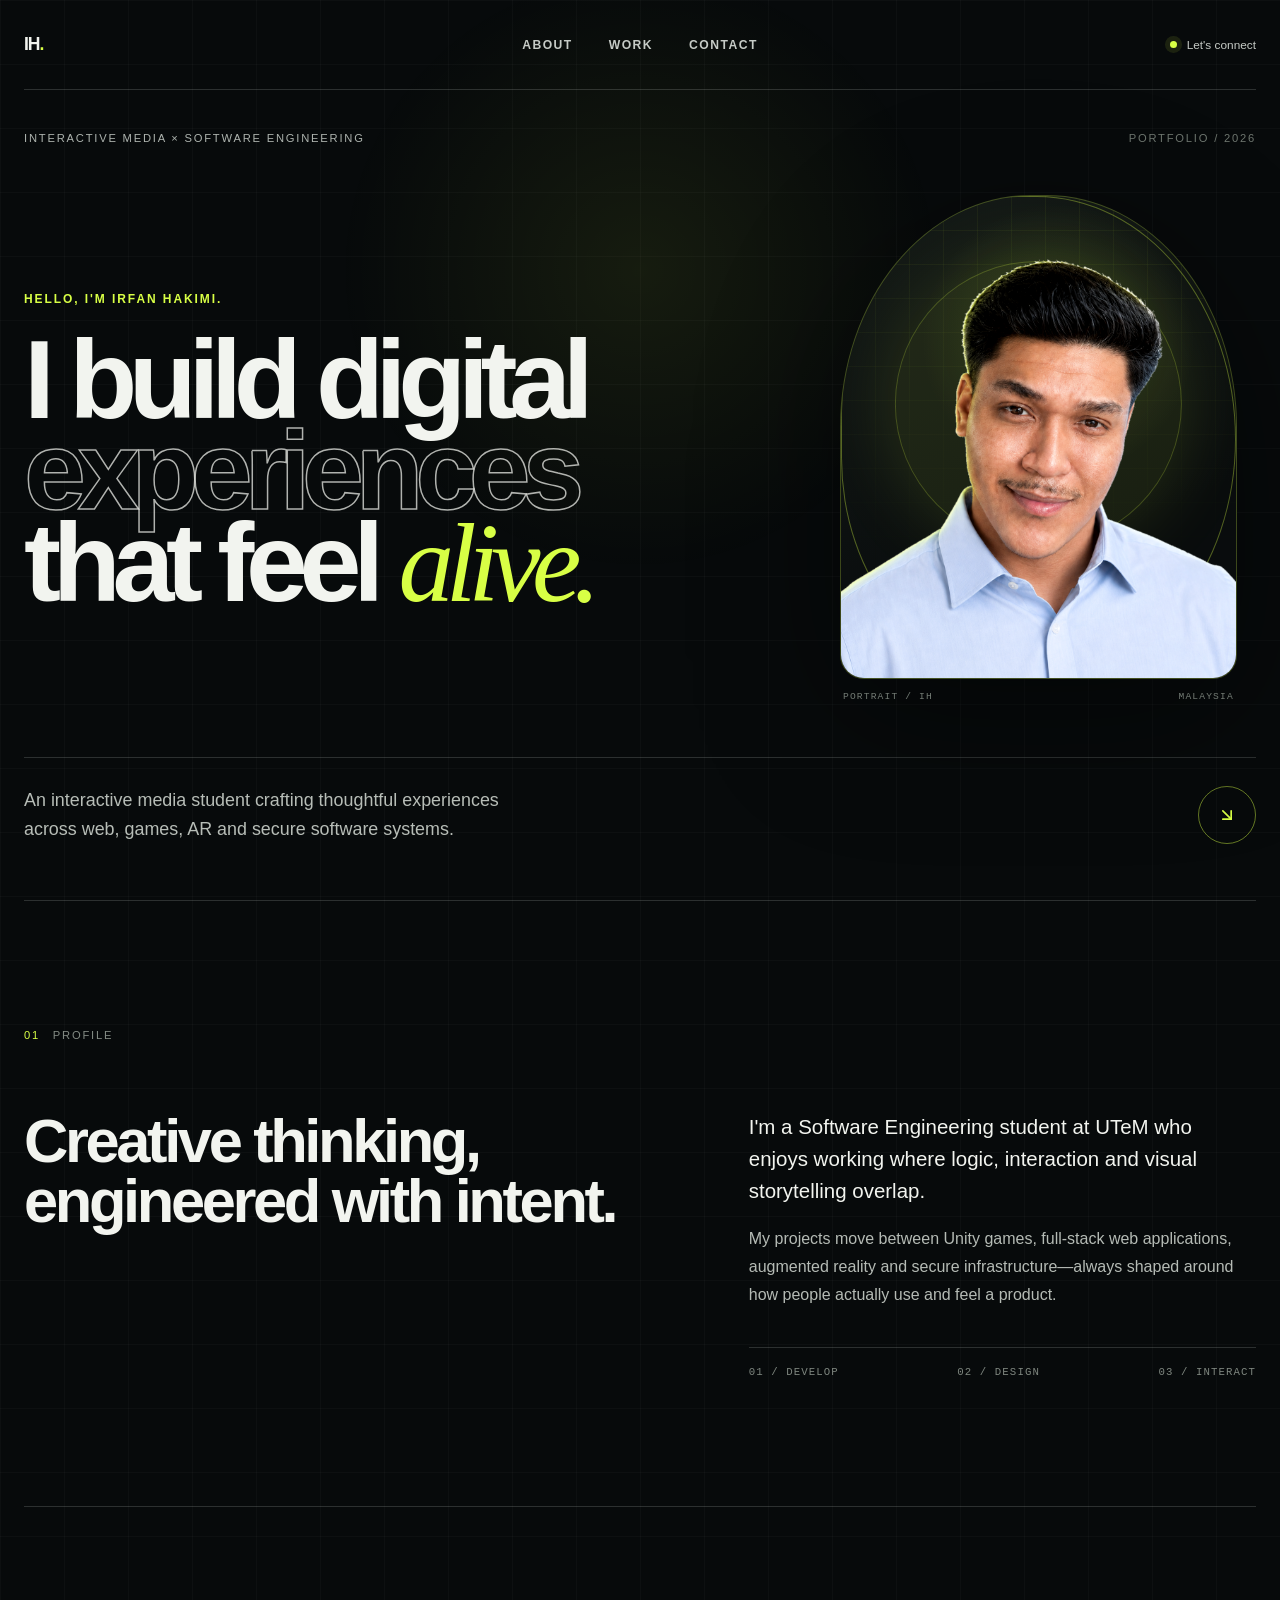
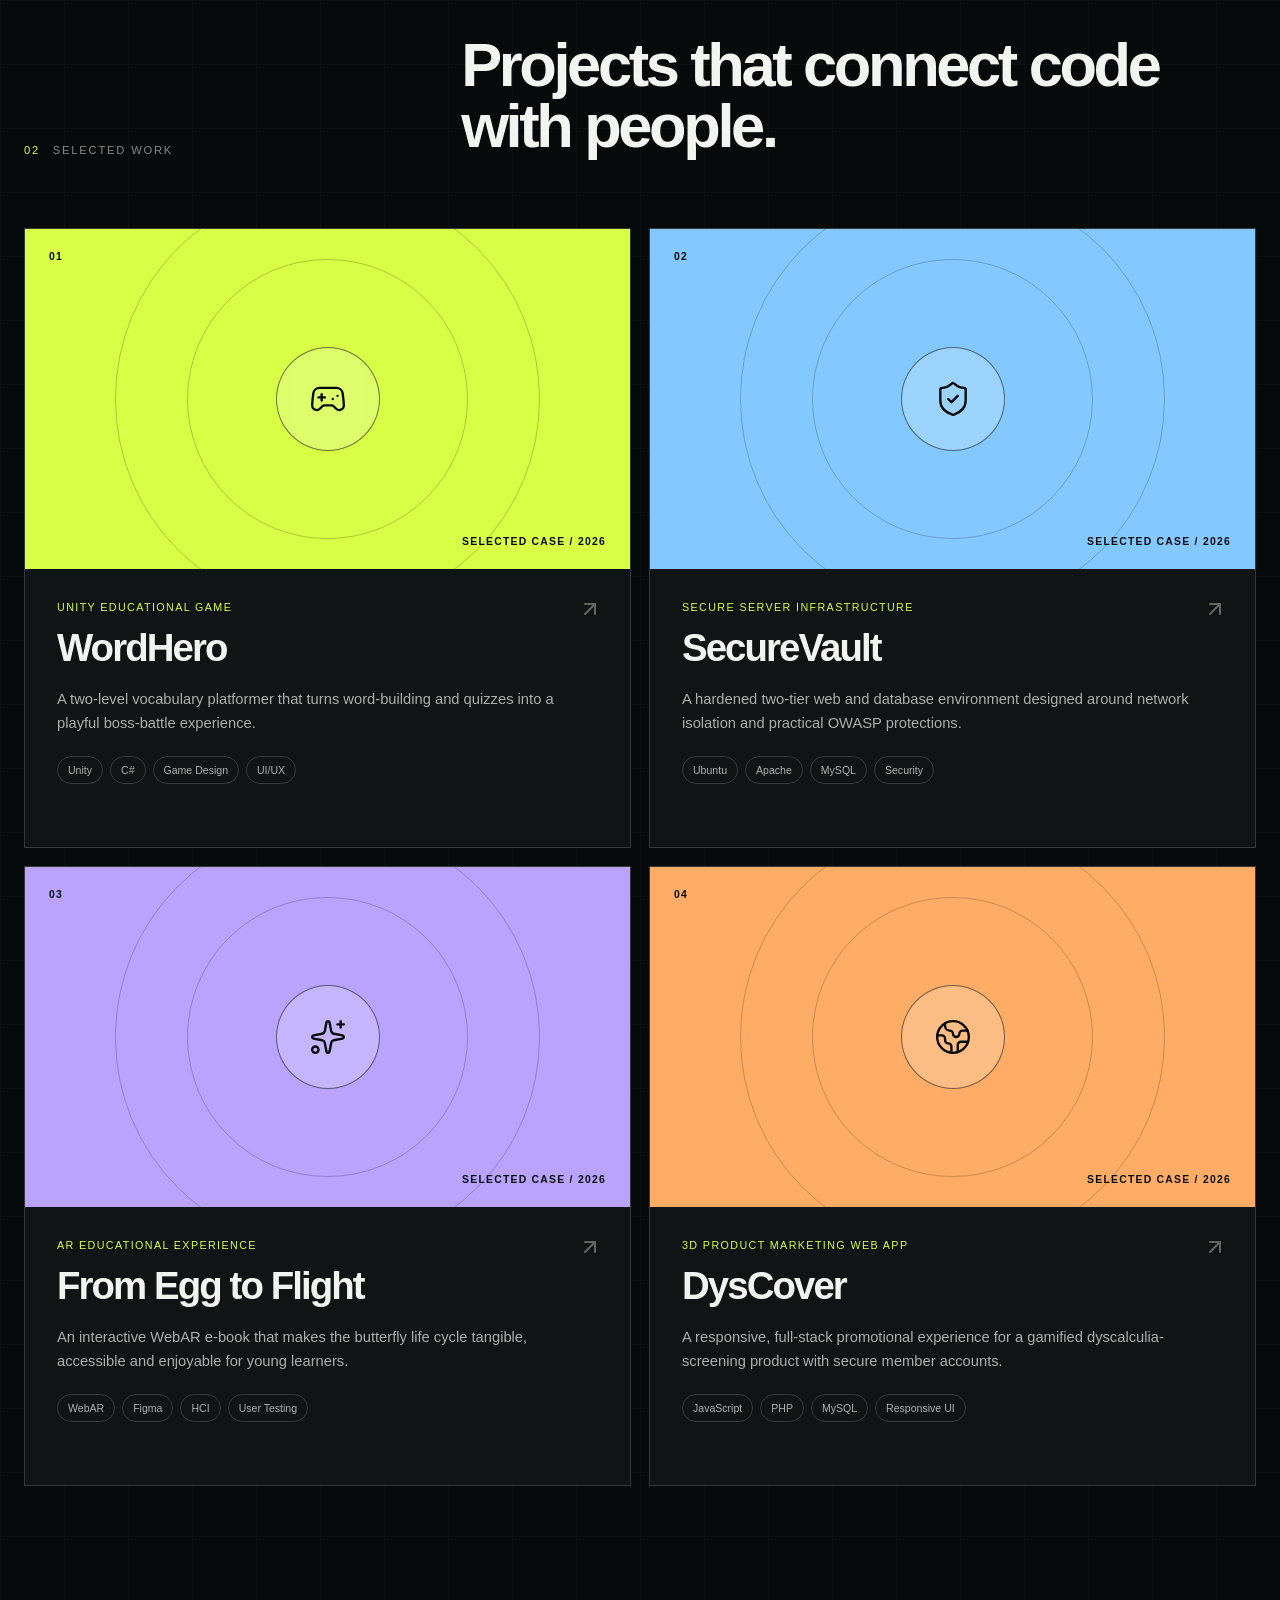
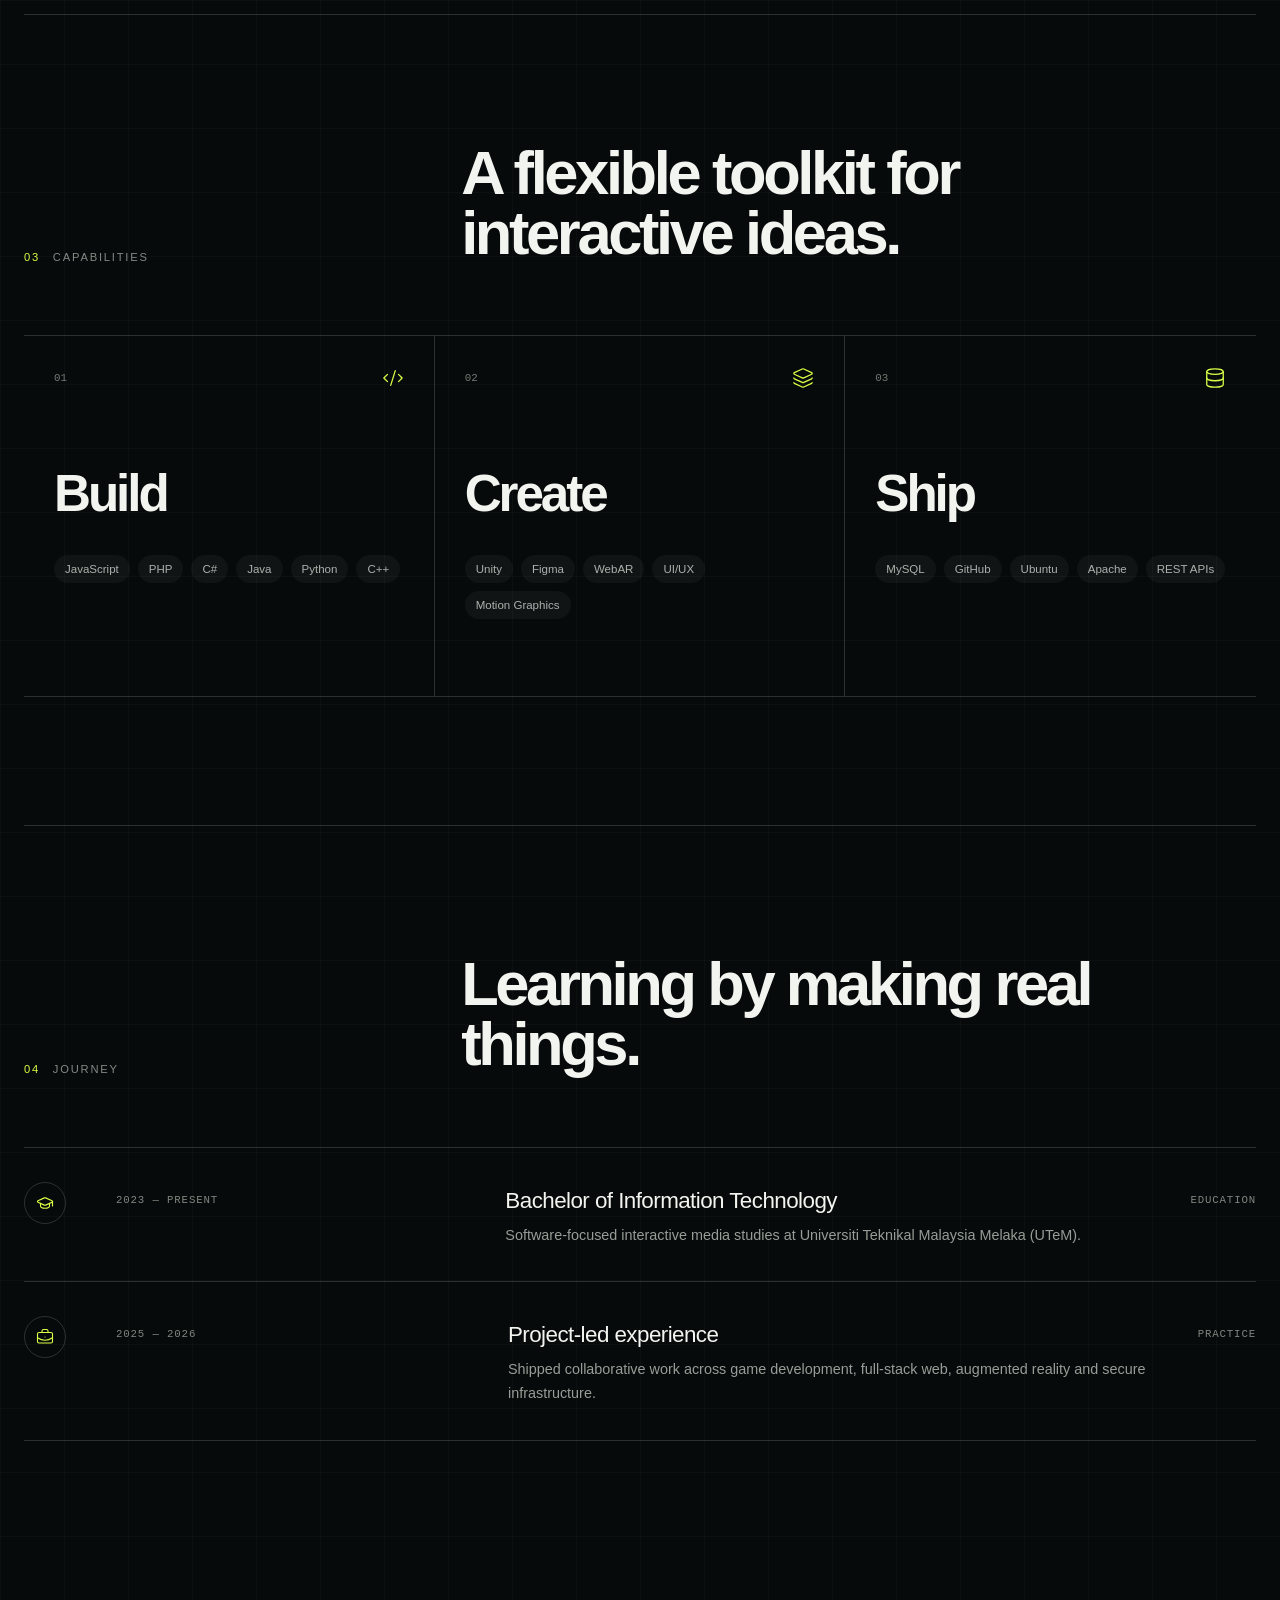
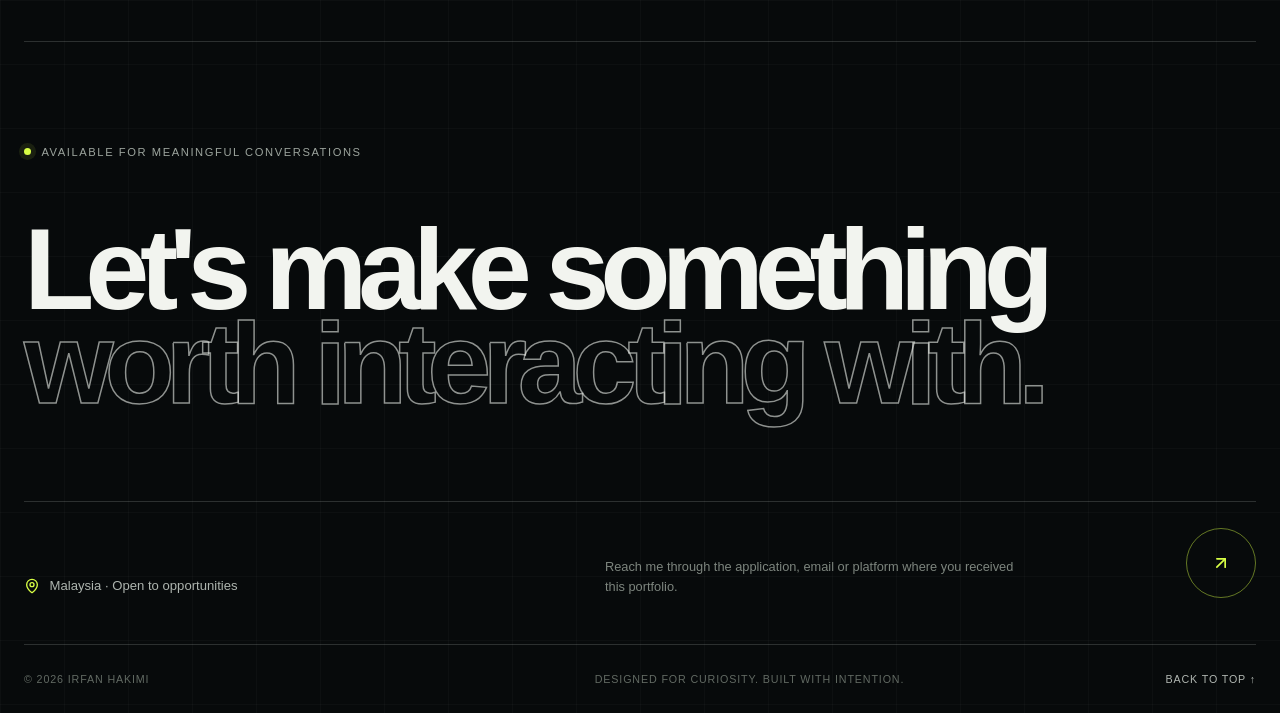
<file: index.html>
<!doctype html>
<html lang="en">
  <head>
    <meta charset="UTF-8" />
    <meta name="viewport" content="width=device-width, initial-scale=1.0" />
    <meta
      name="description"
      content="Portfolio of Irfan Hakimi, a software engineering and interactive media student creating web, game, AR and secure software experiences."
    />
    <meta name="theme-color" content="#070a0b" />
    <title>Irfan — Interactive Media Developer</title>
    <link rel="icon" href="./favicon.svg" type="image/svg+xml" />
    <link rel="stylesheet" href="./styles.css" />
  </head>
  <body>
    <link rel="preload" as="image" href="./irfan-hero-portrait.png" fetchPriority="high"/><main class="site-shell"><div class="ambient-glow" aria-hidden="true"></div><header class="site-header"><a class="brand" href="#top" aria-label="Irfan portfolio home">IH<span>.</span></a><nav aria-label="Primary navigation"><a href="#about">About</a><a href="#work">Work</a><a href="#contact">Contact</a></nav><a class="availability" href="#contact"><span></span> Let&#x27;s connect</a></header><section class="hero section-wrap" id="top"><div class="hero-kicker reveal delay-1"><span>Interactive media × software engineering</span><span class="kicker-index">Portfolio / 2026</span></div><div class="hero-copy"><p class="eyebrow reveal delay-1">Hello, I&#x27;m Irfan Hakimi.</p><h1 class="reveal delay-2">I build digital<span class="outline-word">experiences</span>that feel <em>alive.</em></h1></div><div class="hero-footer reveal delay-3"><p>An interactive media student crafting thoughtful experiences across web, games, AR and secure software systems.</p><a class="round-link" href="#work" aria-label="View selected work"><svg xmlns="http://www.w3.org/2000/svg" width="24" height="24" viewBox="0 0 24 24" fill="none" stroke="currentColor" stroke-width="2" stroke-linecap="round" stroke-linejoin="round" class="lucide lucide-arrow-down-right" aria-hidden="true"><path d="m7 7 10 10"></path><path d="M17 7v10H7"></path></svg></a></div><figure class="hero-portrait reveal delay-2"><div class="portrait-stage"><div class="orbit orbit-one" aria-hidden="true"></div><div class="orbit orbit-two" aria-hidden="true"></div><div class="portrait-halo" aria-hidden="true"></div><img src="./irfan-hero-portrait.png" alt="Portrait of Irfan Hakimi" width="1024" height="1024" fetchPriority="high"/></div><figcaption><span>Portrait / IH</span><span>Malaysia</span></figcaption></figure></section><section class="about section-wrap" id="about"><div class="section-label"><span>01</span><p>Profile</p></div><div class="about-grid"><h2>Creative thinking,<br/> engineered with intent.</h2><div class="about-copy"><p>I&#x27;m a Software Engineering student at UTeM who enjoys working where logic, interaction and visual storytelling overlap.</p><p>My projects move between Unity games, full-stack web applications, augmented reality and secure infrastructure—always shaped around how people actually use and feel a product.</p><div class="focus-row" aria-label="Areas of focus"><span>01 / Develop</span><span>02 / Design</span><span>03 / Interact</span></div></div></div></section><section class="work section-wrap" id="work"><div class="section-heading"><div class="section-label"><span>02</span><p>Selected work</p></div><h2>Projects that connect code with people.</h2></div><div class="project-list"><article class="project-card"><div class="project-visual lime"><span class="project-number">01</span><div class="project-symbol"><svg xmlns="http://www.w3.org/2000/svg" width="24" height="24" viewBox="0 0 24 24" fill="none" stroke="currentColor" stroke-width="2" stroke-linecap="round" stroke-linejoin="round" class="lucide lucide-gamepad2 lucide-gamepad-2" aria-hidden="true"><line x1="6" x2="10" y1="11" y2="11"></line><line x1="8" x2="8" y1="9" y2="13"></line><line x1="15" x2="15.01" y1="12" y2="12"></line><line x1="18" x2="18.01" y1="10" y2="10"></line><path d="M17.32 5H6.68a4 4 0 0 0-3.978 3.59c-.006.052-.01.101-.017.152C2.604 9.416 2 14.456 2 16a3 3 0 0 0 3 3c1 0 1.5-.5 2-1l1.414-1.414A2 2 0 0 1 9.828 16h4.344a2 2 0 0 1 1.414.586L17 18c.5.5 1 1 2 1a3 3 0 0 0 3-3c0-1.545-.604-6.584-.685-7.258-.007-.05-.011-.1-.017-.151A4 4 0 0 0 17.32 5z"></path></svg></div><span class="visual-caption">Selected case / 2026</span></div><div class="project-content"><p class="project-type">Unity educational game</p><h3>WordHero</h3><p class="project-description">A two-level vocabulary platformer that turns word-building and quizzes into a playful boss-battle experience.</p><div class="tag-list"><span>Unity</span><span>C#</span><span>Game Design</span><span>UI/UX</span></div><span class="project-arrow" aria-hidden="true"><svg xmlns="http://www.w3.org/2000/svg" width="24" height="24" viewBox="0 0 24 24" fill="none" stroke="currentColor" stroke-width="2" stroke-linecap="round" stroke-linejoin="round" class="lucide lucide-arrow-up-right" aria-hidden="true"><path d="M7 7h10v10"></path><path d="M7 17 17 7"></path></svg></span></div></article><article class="project-card"><div class="project-visual blue"><span class="project-number">02</span><div class="project-symbol"><svg xmlns="http://www.w3.org/2000/svg" width="24" height="24" viewBox="0 0 24 24" fill="none" stroke="currentColor" stroke-width="2" stroke-linecap="round" stroke-linejoin="round" class="lucide lucide-shield-check" aria-hidden="true"><path d="M20 13c0 5-3.5 7.5-7.66 8.95a1 1 0 0 1-.67-.01C7.5 20.5 4 18 4 13V6a1 1 0 0 1 1-1c2 0 4.5-1.2 6.24-2.72a1.17 1.17 0 0 1 1.52 0C14.51 3.81 17 5 19 5a1 1 0 0 1 1 1z"></path><path d="m9 12 2 2 4-4"></path></svg></div><span class="visual-caption">Selected case / 2026</span></div><div class="project-content"><p class="project-type">Secure server infrastructure</p><h3>SecureVault</h3><p class="project-description">A hardened two-tier web and database environment designed around network isolation and practical OWASP protections.</p><div class="tag-list"><span>Ubuntu</span><span>Apache</span><span>MySQL</span><span>Security</span></div><span class="project-arrow" aria-hidden="true"><svg xmlns="http://www.w3.org/2000/svg" width="24" height="24" viewBox="0 0 24 24" fill="none" stroke="currentColor" stroke-width="2" stroke-linecap="round" stroke-linejoin="round" class="lucide lucide-arrow-up-right" aria-hidden="true"><path d="M7 7h10v10"></path><path d="M7 17 17 7"></path></svg></span></div></article><article class="project-card"><div class="project-visual violet"><span class="project-number">03</span><div class="project-symbol"><svg xmlns="http://www.w3.org/2000/svg" width="24" height="24" viewBox="0 0 24 24" fill="none" stroke="currentColor" stroke-width="2" stroke-linecap="round" stroke-linejoin="round" class="lucide lucide-sparkles" aria-hidden="true"><path d="M11.017 2.814a1 1 0 0 1 1.966 0l1.051 5.558a2 2 0 0 0 1.594 1.594l5.558 1.051a1 1 0 0 1 0 1.966l-5.558 1.051a2 2 0 0 0-1.594 1.594l-1.051 5.558a1 1 0 0 1-1.966 0l-1.051-5.558a2 2 0 0 0-1.594-1.594l-5.558-1.051a1 1 0 0 1 0-1.966l5.558-1.051a2 2 0 0 0 1.594-1.594z"></path><path d="M20 2v4"></path><path d="M22 4h-4"></path><circle cx="4" cy="20" r="2"></circle></svg></div><span class="visual-caption">Selected case / 2026</span></div><div class="project-content"><p class="project-type">AR educational experience</p><h3>From Egg to Flight</h3><p class="project-description">An interactive WebAR e-book that makes the butterfly life cycle tangible, accessible and enjoyable for young learners.</p><div class="tag-list"><span>WebAR</span><span>Figma</span><span>HCI</span><span>User Testing</span></div><span class="project-arrow" aria-hidden="true"><svg xmlns="http://www.w3.org/2000/svg" width="24" height="24" viewBox="0 0 24 24" fill="none" stroke="currentColor" stroke-width="2" stroke-linecap="round" stroke-linejoin="round" class="lucide lucide-arrow-up-right" aria-hidden="true"><path d="M7 7h10v10"></path><path d="M7 17 17 7"></path></svg></span></div></article><article class="project-card"><div class="project-visual orange"><span class="project-number">04</span><div class="project-symbol"><svg xmlns="http://www.w3.org/2000/svg" width="24" height="24" viewBox="0 0 24 24" fill="none" stroke="currentColor" stroke-width="2" stroke-linecap="round" stroke-linejoin="round" class="lucide lucide-earth" aria-hidden="true"><path d="M21.54 15H17a2 2 0 0 0-2 2v4.54"></path><path d="M7 3.34V5a3 3 0 0 0 3 3a2 2 0 0 1 2 2c0 1.1.9 2 2 2a2 2 0 0 0 2-2c0-1.1.9-2 2-2h3.17"></path><path d="M11 21.95V18a2 2 0 0 0-2-2a2 2 0 0 1-2-2v-1a2 2 0 0 0-2-2H2.05"></path><circle cx="12" cy="12" r="10"></circle></svg></div><span class="visual-caption">Selected case / 2026</span></div><div class="project-content"><p class="project-type">3D product marketing web app</p><h3>DysCover</h3><p class="project-description">A responsive, full-stack promotional experience for a gamified dyscalculia-screening product with secure member accounts.</p><div class="tag-list"><span>JavaScript</span><span>PHP</span><span>MySQL</span><span>Responsive UI</span></div><span class="project-arrow" aria-hidden="true"><svg xmlns="http://www.w3.org/2000/svg" width="24" height="24" viewBox="0 0 24 24" fill="none" stroke="currentColor" stroke-width="2" stroke-linecap="round" stroke-linejoin="round" class="lucide lucide-arrow-up-right" aria-hidden="true"><path d="M7 7h10v10"></path><path d="M7 17 17 7"></path></svg></span></div></article></div></section><section class="skills section-wrap" id="skills"><div class="section-heading"><div class="section-label"><span>03</span><p>Capabilities</p></div><h2>A flexible toolkit for interactive ideas.</h2></div><div class="skills-grid"><article class="skill-group"><div class="skill-head"><span>01</span><svg xmlns="http://www.w3.org/2000/svg" width="24" height="24" viewBox="0 0 24 24" fill="none" stroke="currentColor" stroke-width="2" stroke-linecap="round" stroke-linejoin="round" class="lucide lucide-code-xml" aria-hidden="true"><path d="m18 16 4-4-4-4"></path><path d="m6 8-4 4 4 4"></path><path d="m14.5 4-5 16"></path></svg></div><h3>Build</h3><div class="skill-cloud"><span>JavaScript</span><span>PHP</span><span>C#</span><span>Java</span><span>Python</span><span>C++</span></div></article><article class="skill-group"><div class="skill-head"><span>02</span><svg xmlns="http://www.w3.org/2000/svg" width="24" height="24" viewBox="0 0 24 24" fill="none" stroke="currentColor" stroke-width="2" stroke-linecap="round" stroke-linejoin="round" class="lucide lucide-layers" aria-hidden="true"><path d="M12.83 2.18a2 2 0 0 0-1.66 0L2.6 6.08a1 1 0 0 0 0 1.83l8.58 3.91a2 2 0 0 0 1.66 0l8.58-3.9a1 1 0 0 0 0-1.83z"></path><path d="M2 12a1 1 0 0 0 .58.91l8.6 3.91a2 2 0 0 0 1.65 0l8.58-3.9A1 1 0 0 0 22 12"></path><path d="M2 17a1 1 0 0 0 .58.91l8.6 3.91a2 2 0 0 0 1.65 0l8.58-3.9A1 1 0 0 0 22 17"></path></svg></div><h3>Create</h3><div class="skill-cloud"><span>Unity</span><span>Figma</span><span>WebAR</span><span>UI/UX</span><span>Motion Graphics</span></div></article><article class="skill-group"><div class="skill-head"><span>03</span><svg xmlns="http://www.w3.org/2000/svg" width="24" height="24" viewBox="0 0 24 24" fill="none" stroke="currentColor" stroke-width="2" stroke-linecap="round" stroke-linejoin="round" class="lucide lucide-database" aria-hidden="true"><ellipse cx="12" cy="5" rx="9" ry="3"></ellipse><path d="M3 5V19A9 3 0 0 0 21 19V5"></path><path d="M3 12A9 3 0 0 0 21 12"></path></svg></div><h3>Ship</h3><div class="skill-cloud"><span>MySQL</span><span>GitHub</span><span>Ubuntu</span><span>Apache</span><span>REST APIs</span></div></article></div></section><section class="journey section-wrap" id="journey"><div class="section-heading"><div class="section-label"><span>04</span><p>Journey</p></div><h2>Learning by making real things.</h2></div><div class="timeline"><article class="timeline-row"><div class="timeline-mark"><svg xmlns="http://www.w3.org/2000/svg" width="24" height="24" viewBox="0 0 24 24" fill="none" stroke="currentColor" stroke-width="2" stroke-linecap="round" stroke-linejoin="round" class="lucide lucide-graduation-cap" aria-hidden="true"><path d="M21.42 10.922a1 1 0 0 0-.019-1.838L12.83 5.18a2 2 0 0 0-1.66 0L2.6 9.08a1 1 0 0 0 0 1.832l8.57 3.908a2 2 0 0 0 1.66 0z"></path><path d="M22 10v6"></path><path d="M6 12.5V16a6 3 0 0 0 12 0v-3.5"></path></svg></div><p class="timeline-year">2023 — Present</p><div><h3>Bachelor of Information Technology</h3><p>Software-focused interactive media studies at Universiti Teknikal Malaysia Melaka (UTeM).</p></div><span class="timeline-type">Education</span></article><article class="timeline-row"><div class="timeline-mark"><svg xmlns="http://www.w3.org/2000/svg" width="24" height="24" viewBox="0 0 24 24" fill="none" stroke="currentColor" stroke-width="2" stroke-linecap="round" stroke-linejoin="round" class="lucide lucide-briefcase-business" aria-hidden="true"><path d="M12 12h.01"></path><path d="M16 6V4a2 2 0 0 0-2-2h-4a2 2 0 0 0-2 2v2"></path><path d="M22 13a18.15 18.15 0 0 1-20 0"></path><rect width="20" height="14" x="2" y="6" rx="2"></rect></svg></div><p class="timeline-year">2025 — 2026</p><div><h3>Project-led experience</h3><p>Shipped collaborative work across game development, full-stack web, augmented reality and secure infrastructure.</p></div><span class="timeline-type">Practice</span></article></div></section><section class="contact section-wrap" id="contact"><div class="contact-meta"><span class="status-dot"></span><p>Available for meaningful conversations</p></div><h2>Let&#x27;s make something<span>worth interacting with.</span></h2><div class="contact-bottom"><div><svg xmlns="http://www.w3.org/2000/svg" width="24" height="24" viewBox="0 0 24 24" fill="none" stroke="currentColor" stroke-width="2" stroke-linecap="round" stroke-linejoin="round" class="lucide lucide-map-pin" aria-hidden="true"><path d="M20 10c0 4.993-5.539 10.193-7.399 11.799a1 1 0 0 1-1.202 0C9.539 20.193 4 14.993 4 10a8 8 0 0 1 16 0"></path><circle cx="12" cy="10" r="3"></circle></svg><span>Malaysia · Open to opportunities</span></div><p>Reach me through the application, email or platform where you received this portfolio.</p><a class="round-link large" href="#top" aria-label="Back to top"><svg xmlns="http://www.w3.org/2000/svg" width="24" height="24" viewBox="0 0 24 24" fill="none" stroke="currentColor" stroke-width="2" stroke-linecap="round" stroke-linejoin="round" class="lucide lucide-arrow-up-right" aria-hidden="true"><path d="M7 7h10v10"></path><path d="M7 17 17 7"></path></svg></a></div></section><footer class="site-footer section-wrap"><p>© 2026 Irfan Hakimi</p><p>Designed for curiosity. Built with intention.</p><a href="#top">Back to top ↑</a></footer></main>
    <script>
      const shell = document.querySelector(".site-shell");
      shell?.addEventListener("pointermove", (event) => {
        shell.style.setProperty("--pointer-x", event.clientX + "px");
        shell.style.setProperty("--pointer-y", event.clientY + "px");
      });
    </script>
  </body>
</html>
</file>
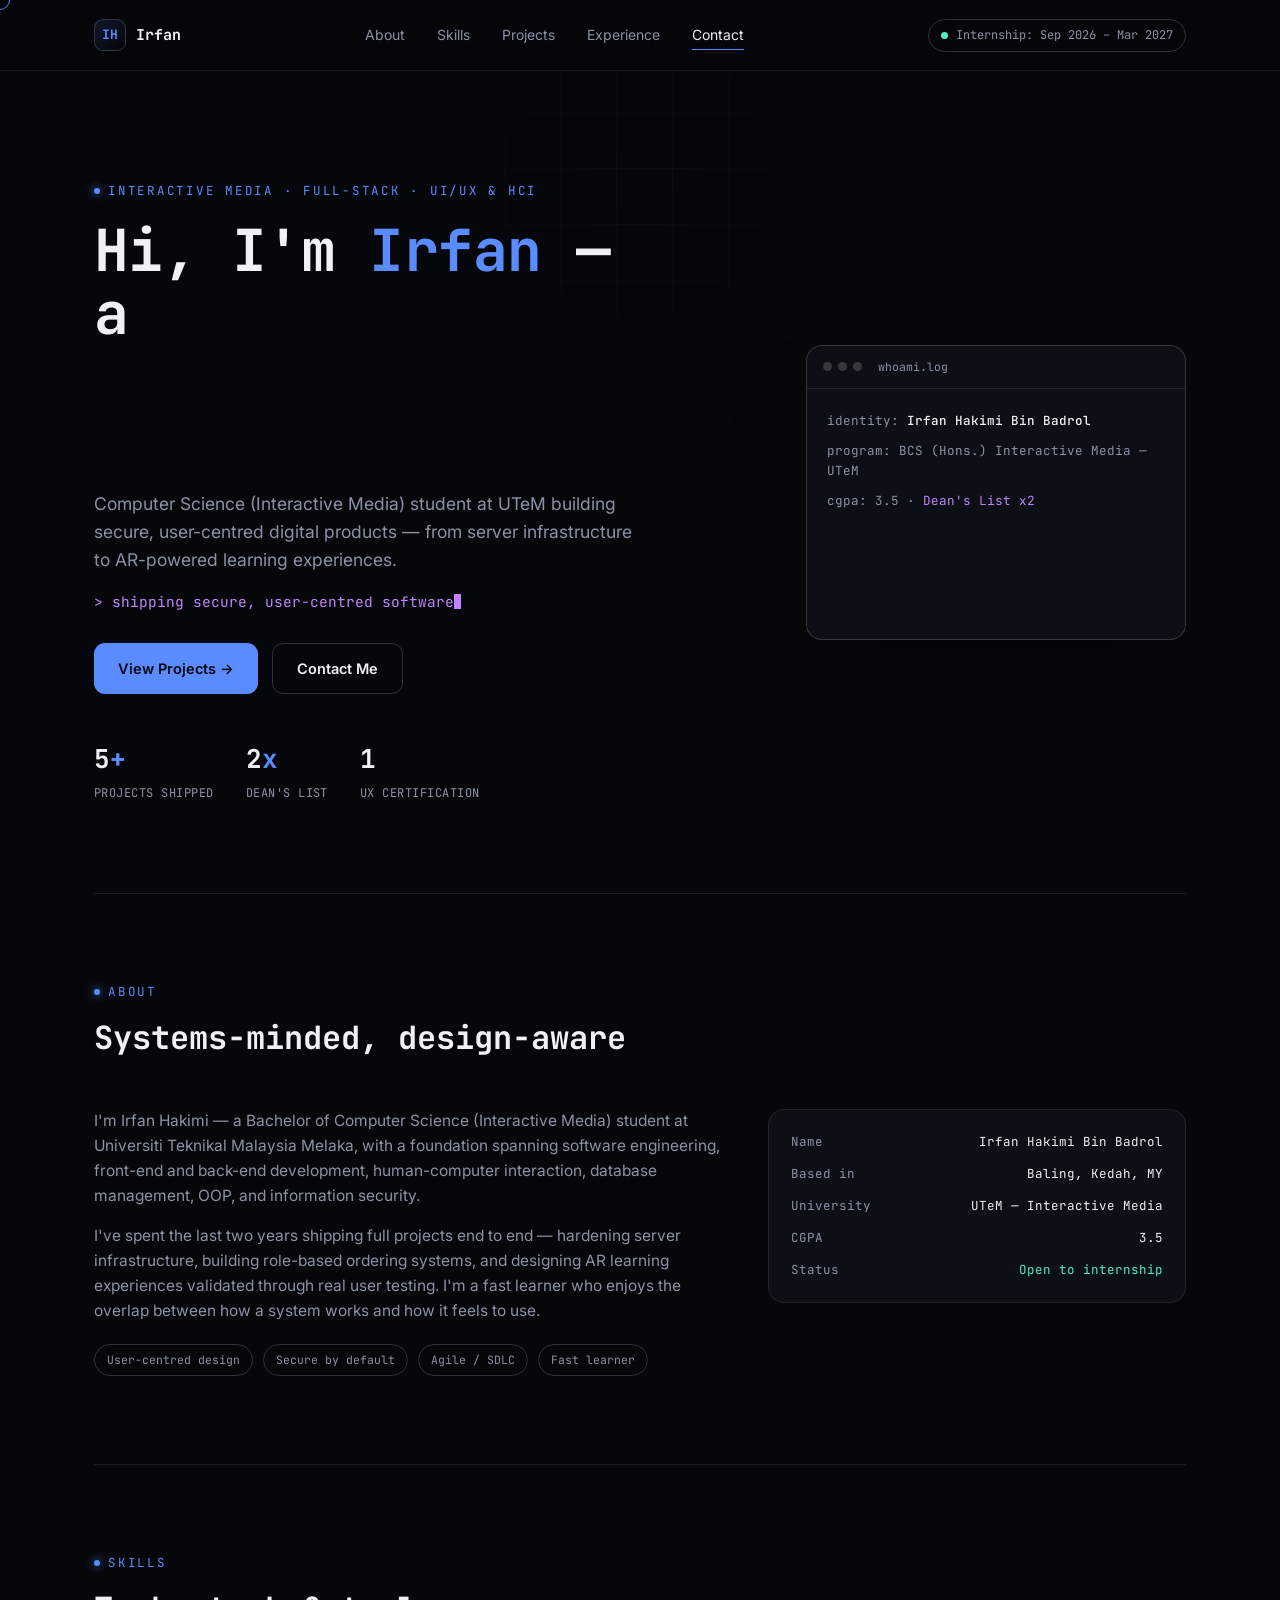
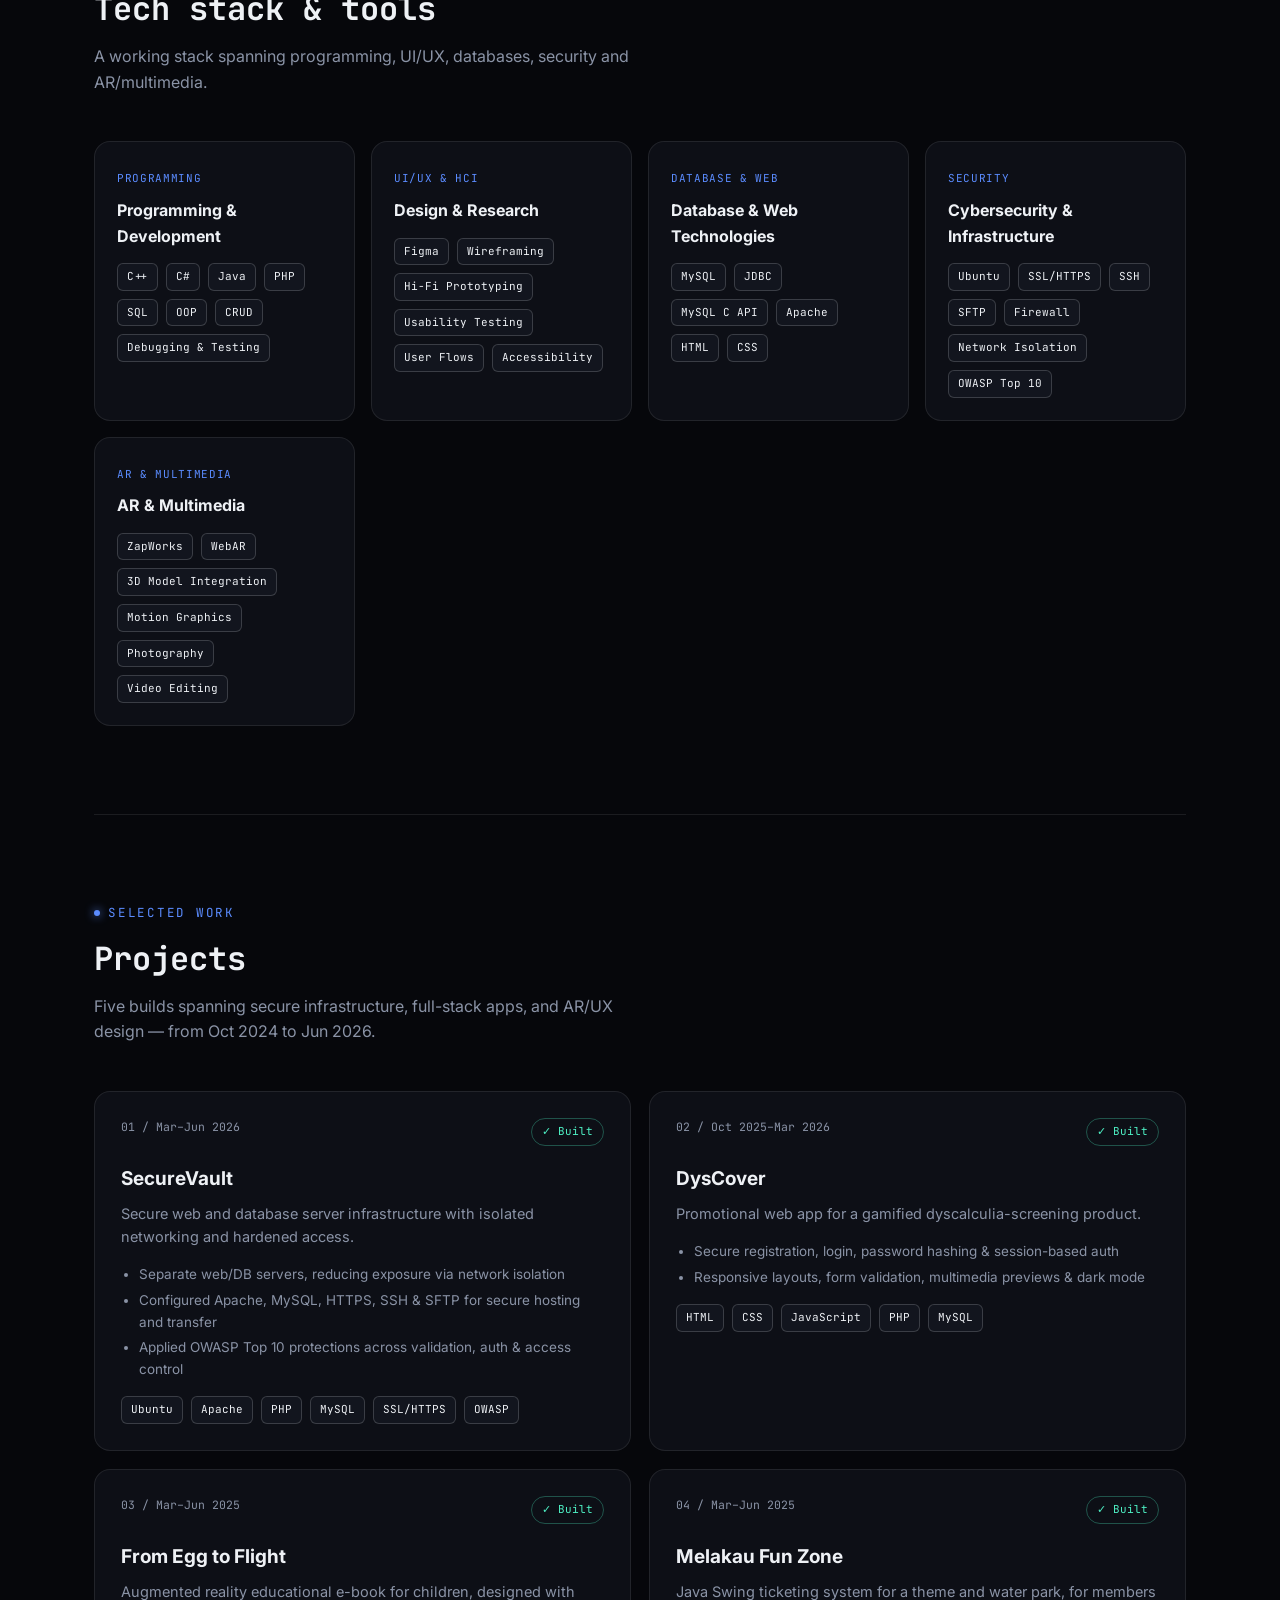
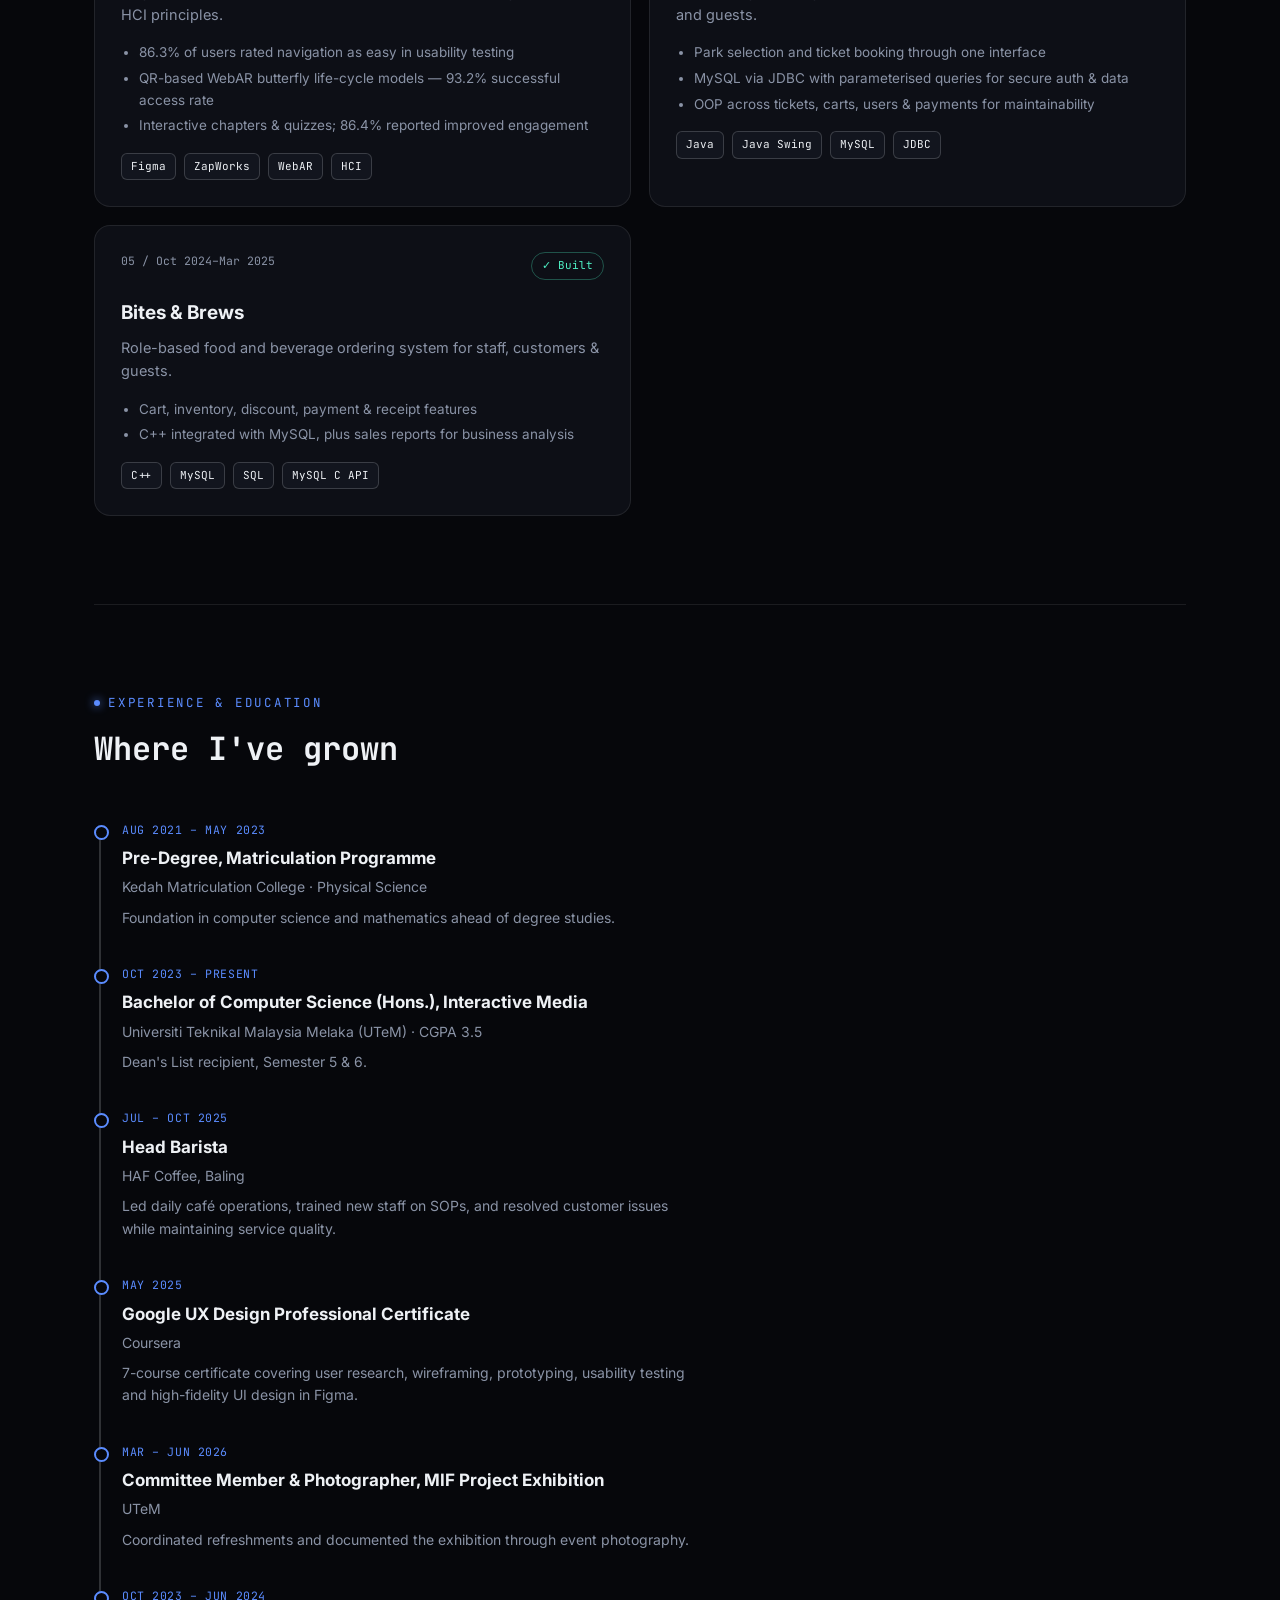
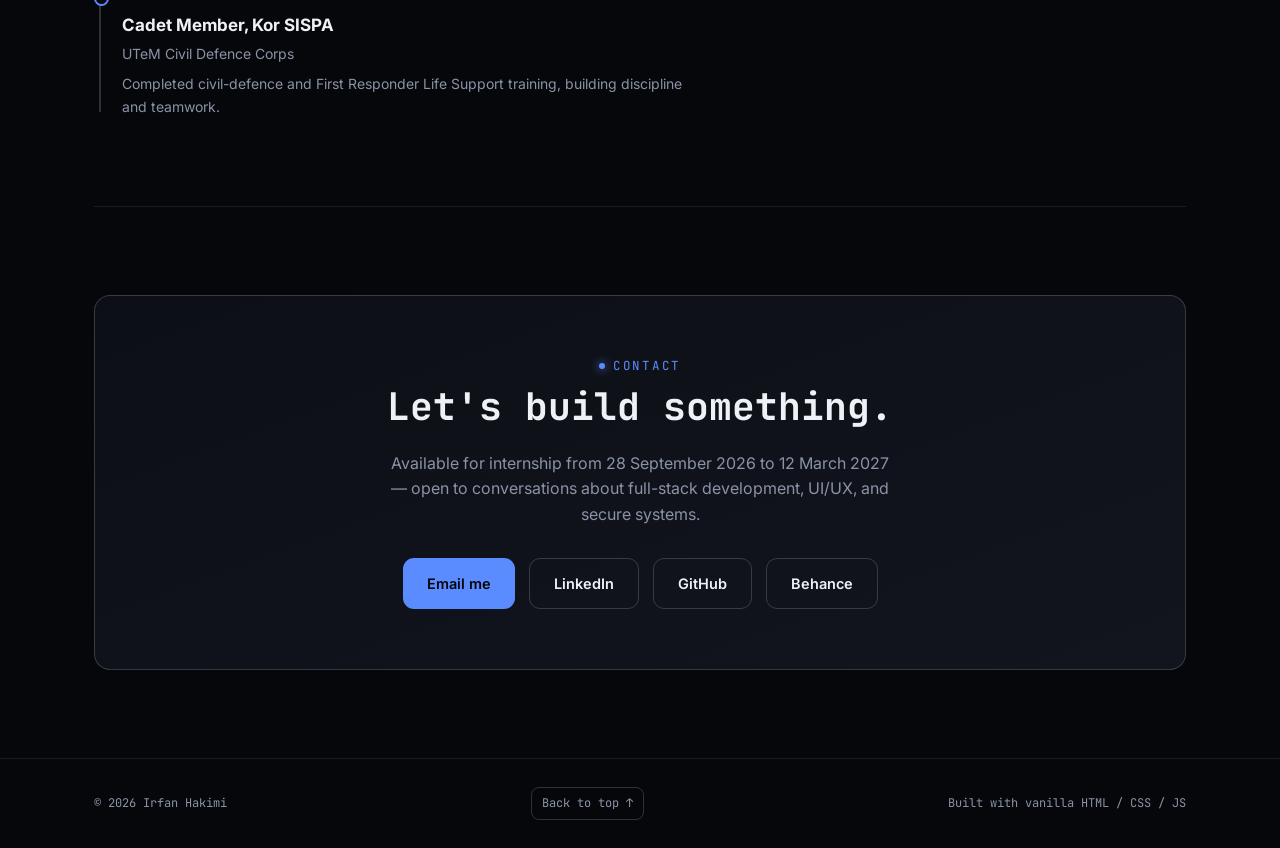
<file: index2.html>
<!DOCTYPE html>
<html lang="en">
<head>
<meta charset="UTF-8">
<meta name="viewport" content="width=device-width, initial-scale=1.0">
<title>Irfan Hakimi — Computer Science (Interactive Media) Portfolio</title>
<meta name="description" content="Irfan Hakimi Bin Badrol — Bachelor of Computer Science (Interactive Media) student at UTeM. Full-stack development, UI/UX, HCI, and information security projects.">
<link rel="preconnect" href="https://fonts.googleapis.com">
<link href="https://fonts.googleapis.com/css2?family=JetBrains+Mono:wght@400;500;600;700;800&family=Inter:wght@400;500;600;700;800&display=swap" rel="stylesheet">
<style>
  :root{
    --bg:#06070b;
    --surface:#0d0f16;
    --surface-2:#12151e;
    --line:rgba(238,241,245,0.09);
    --line-strong:rgba(238,241,245,0.18);
    --text:#eef1f5;
    --muted:#8a93a6;
    --accent:#5b8cff;
    --accent-soft:rgba(91,140,255,0.14);
    --accent-2:#c084fc;
    --ok:#4ef0c4;
    --radius:16px;
    --mono:'JetBrains Mono', ui-monospace, monospace;
    --sans:'Inter', system-ui, sans-serif;
    --ease:cubic-bezier(.22,1,.36,1);
  }
  *{margin:0;padding:0;box-sizing:border-box;}
  html{scroll-behavior:smooth;}
  body{
    background:var(--bg);color:var(--text);font-family:var(--sans);
    line-height:1.6;-webkit-font-smoothing:antialiased;overflow-x:hidden;position:relative;
  }
  a{color:inherit;text-decoration:none;}
  ::selection{background:var(--accent);color:#050608;}
  :focus-visible{outline:2px solid var(--accent);outline-offset:3px;border-radius:4px;}
  img,svg{display:block;max-width:100%;}

  body::before{
    content:'';position:fixed;inset:0;z-index:0;pointer-events:none;
    background-image:linear-gradient(var(--line) 1px, transparent 1px), linear-gradient(90deg, var(--line) 1px, transparent 1px);
    background-size:56px 56px;
    mask-image:radial-gradient(520px circle at var(--mx,50%) var(--my,20%), rgba(0,0,0,0.55), transparent 72%);
    -webkit-mask-image:radial-gradient(520px circle at var(--mx,50%) var(--my,20%), rgba(0,0,0,0.55), transparent 72%);
    opacity:.55;
  }

  .progress{position:fixed;top:0;left:0;height:2px;background:linear-gradient(90deg,var(--accent),var(--accent-2));width:0%;z-index:200;transition:width .1s linear;}

  .cursor{
    position:fixed;top:0;left:0;width:20px;height:20px;border-radius:50%;
    border:1.5px solid var(--accent);pointer-events:none;z-index:999;
    transform:translate(-50%,-50%);transition:width .2s var(--ease),height .2s var(--ease),background .2s ease,border-color .2s ease;
    mix-blend-mode:difference;
  }
  .cursor.active{width:44px;height:44px;background:var(--accent-soft);}
  @media (hover:none){ .cursor{display:none;} }

  .wrap{max-width:1140px;margin:0 auto;padding:0 24px;position:relative;z-index:1;}
  .eyebrow{
    font-family:var(--mono);font-size:12.5px;letter-spacing:.14em;text-transform:uppercase;
    color:var(--accent);display:flex;align-items:center;gap:8px;
  }
  .eyebrow::before{content:'';width:6px;height:6px;border-radius:50%;background:var(--accent);box-shadow:0 0 10px var(--accent);}

  header{position:sticky;top:0;z-index:60;background:rgba(6,7,11,0.7);backdrop-filter:blur(14px);border-bottom:1px solid var(--line);}
  nav{display:flex;align-items:center;justify-content:space-between;max-width:1140px;margin:0 auto;padding:16px 24px;}
  .logo{font-family:var(--mono);font-weight:700;font-size:15px;display:flex;align-items:center;gap:10px;}
  .logo .mark{width:32px;height:32px;border-radius:9px;background:linear-gradient(145deg,var(--accent-soft),transparent);border:1px solid var(--line-strong);display:flex;align-items:center;justify-content:center;color:var(--accent);font-size:13px;}
  .navlinks{display:flex;gap:8px;font-size:14px;color:var(--muted);list-style:none;}
  .navlinks li a{position:relative;padding:8px 12px;border-radius:8px;transition:color .2s;display:block;}
  .navlinks li a::after{content:'';position:absolute;left:12px;right:12px;bottom:4px;height:1.5px;background:var(--accent);transform:scaleX(0);transform-origin:left;transition:transform .25s var(--ease);}
  .navlinks li a:hover{color:var(--text);}
  .navlinks li a.active{color:var(--text);}
  .navlinks li a.active::after{transform:scaleX(1);}
  .status-pill{display:flex;align-items:center;gap:8px;font-family:var(--mono);font-size:12px;color:var(--muted);border:1px solid var(--line-strong);padding:6px 12px;border-radius:999px;}
  .status-pill .dot{width:7px;height:7px;border-radius:50%;background:var(--ok);animation:pulse 2s ease-in-out infinite;}
  @keyframes pulse{0%,100%{opacity:1;}50%{opacity:.55;}}
  .navtoggle{display:none;background:none;border:1px solid var(--line-strong);border-radius:8px;padding:8px 10px;color:var(--text);}

  .hero{padding:110px 0 90px;display:grid;grid-template-columns:1fr auto;gap:60px;align-items:center;}
  .hero-copy h1{font-family:var(--mono);font-weight:700;font-size:clamp(34px,5.2vw,58px);line-height:1.08;letter-spacing:-.01em;margin:18px 0 20px;}
  .hero-copy h1 .hi{color:var(--accent);}
  .hero-copy h1 .role{display:inline-block;position:relative;}
  .hero-copy p.lead{color:var(--muted);font-size:17.5px;max-width:540px;margin-bottom:16px;}
  .typewrap{font-family:var(--mono);color:var(--accent-2);font-size:14.5px;margin-bottom:30px;min-height:22px;}
  .typewrap .caret{display:inline-block;width:7px;height:15px;background:var(--accent-2);vertical-align:-2px;animation:blink 1s step-end infinite;}
  @keyframes blink{50%{opacity:0;}}
  .cta-row{display:flex;gap:14px;flex-wrap:wrap;margin-bottom:44px;}
  .btn{font-family:var(--sans);font-weight:600;font-size:14.5px;padding:13px 24px;border-radius:11px;display:inline-flex;align-items:center;gap:8px;position:relative;isolation:isolate;transition:transform .25s var(--ease), box-shadow .25s var(--ease), background .2s ease, border-color .2s ease;}
  .btn-primary{background:var(--accent);color:#04060c;}
  .btn-primary:hover{box-shadow:0 14px 34px -10px var(--accent-soft);}
  .btn-ghost{border:1px solid var(--line-strong);color:var(--text);}
  .btn-ghost:hover{background:var(--surface-2);border-color:var(--accent);}
  .magnetic{will-change:transform;}

  .hero-stats{display:flex;gap:32px;flex-wrap:wrap;}
  .hero-stats .stat{font-family:var(--mono);}
  .hero-stats .stat .num{font-size:26px;font-weight:700;color:var(--text);}
  .hero-stats .stat .num::after{content:attr(data-suffix);color:var(--accent);}
  .hero-stats .stat .label{font-size:12px;color:var(--muted);letter-spacing:.04em;text-transform:uppercase;margin-top:4px;}

  .term{background:var(--surface);border:1px solid var(--line-strong);border-radius:var(--radius);overflow:hidden;box-shadow:0 34px 70px -32px rgba(0,0,0,0.65);width:380px;transition:transform .35s var(--ease);}
  .term-bar{display:flex;align-items:center;gap:8px;padding:12px 16px;border-bottom:1px solid var(--line);font-family:var(--mono);font-size:11.5px;color:var(--muted);}
  .term-bar .dots{display:flex;gap:6px;margin-right:8px;}
  .term-bar .dots span{width:9px;height:9px;border-radius:50%;background:var(--line-strong);}
  .term-body{padding:22px 20px;font-family:var(--mono);font-size:12.6px;min-height:250px;}
  .term-line{margin-bottom:10px;color:var(--muted);}
  .term-line b{color:var(--text);font-weight:500;}
  .term-line .ok{color:var(--ok);}
  .term-line .warn{color:var(--accent-2);}

  section{padding:88px 0;border-top:1px solid var(--line);}
  .section-head{margin-bottom:46px;}
  .section-head h2{font-family:var(--mono);font-size:clamp(24px,3vw,32px);font-weight:700;margin-top:10px;}
  .section-head p{color:var(--muted);max-width:560px;margin-top:10px;}

  .about-grid{display:grid;grid-template-columns:1.2fr 0.8fr;gap:48px;align-items:start;}
  .about-grid p{color:var(--muted);margin-bottom:16px;font-size:15.5px;}
  .facts{background:var(--surface);border:1px solid var(--line);border-radius:var(--radius);padding:22px;}
  .facts dl{display:grid;grid-template-columns:auto 1fr;gap:12px 16px;font-family:var(--mono);font-size:12.5px;}
  .facts dt{color:var(--muted);}
  .facts dd{color:var(--text);text-align:right;}
  .values{display:flex;gap:10px;flex-wrap:wrap;margin-top:20px;}
  .values span{font-family:var(--mono);font-size:11.5px;border:1px solid var(--line-strong);padding:6px 12px;border-radius:999px;color:var(--muted);}

  .skill-groups{display:grid;grid-template-columns:repeat(auto-fit,minmax(250px,1fr));gap:16px;}
  .skill-card{background:var(--surface);border:1px solid var(--line);border-radius:var(--radius);padding:22px;transition:border-color .25s,transform .25s var(--ease);}
  .skill-card:hover{border-color:var(--accent);transform:translateY(-4px);}
  .skill-card .tag{font-family:var(--mono);font-size:11px;color:var(--accent);letter-spacing:.06em;}
  .skill-card h3{font-size:16px;font-weight:700;margin:8px 0 14px;}
  .chip-list{display:flex;flex-wrap:wrap;gap:8px;}
  .chip-list span{font-family:var(--mono);font-size:11px;color:var(--text);border:1px solid var(--line-strong);padding:4px 9px;border-radius:6px;background:var(--surface-2);}

  .projects{display:grid;grid-template-columns:repeat(2,1fr);gap:18px;}
  .project{background:var(--surface);border:1px solid var(--line);border-radius:var(--radius);padding:26px;position:relative;overflow:hidden;transform-style:preserve-3d;transition:border-color .25s,box-shadow .25s;}
  .project:hover{border-color:var(--line-strong);box-shadow:0 24px 50px -28px rgba(0,0,0,.7);}
  .project .top-row{display:flex;justify-content:space-between;align-items:flex-start;margin-bottom:18px;gap:12px;}
  .project .idx{font-family:var(--mono);color:var(--muted);font-size:11.5px;}
  .project-status{font-family:var(--mono);font-size:11px;padding:4px 10px;border-radius:999px;border:1px solid var(--line-strong);white-space:nowrap;}
  .project-status.ok{color:var(--ok);border-color:rgba(78,240,196,.3);}
  .project h3{font-size:19px;font-weight:700;margin-bottom:8px;}
  .project p{color:var(--muted);font-size:14.5px;margin-bottom:16px;}
  .project ul{color:var(--muted);font-size:13.5px;margin:0 0 16px 18px;}
  .project ul li{margin-bottom:4px;}
  .stack{display:flex;flex-wrap:wrap;gap:8px;}
  .stack span{font-family:var(--mono);font-size:11px;color:var(--text);border:1px solid var(--line-strong);padding:4px 9px;border-radius:6px;background:var(--surface-2);}

  .timeline{position:relative;padding-left:28px;}
  .timeline::before{content:'';position:absolute;left:5px;top:6px;bottom:6px;width:1.5px;background:var(--line-strong);}
  .tl-item{position:relative;padding-bottom:36px;}
  .tl-item:last-child{padding-bottom:0;}
  .tl-item::before{content:'';position:absolute;left:-28px;top:4px;width:11px;height:11px;border-radius:50%;background:var(--bg);border:2px solid var(--accent);}
  .tl-item .period{font-family:var(--mono);font-size:11.5px;color:var(--accent);letter-spacing:.05em;text-transform:uppercase;}
  .tl-item h3{font-size:17px;font-weight:700;margin:6px 0 4px;}
  .tl-item .org{color:var(--muted);font-size:14px;margin-bottom:8px;}
  .tl-item p{color:var(--muted);font-size:14px;max-width:580px;}

  .contact-card{background:linear-gradient(160deg, var(--surface), var(--surface-2));border:1px solid var(--line-strong);border-radius:var(--radius);padding:60px 40px;text-align:center;position:relative;overflow:hidden;}
  .contact-card h2{font-family:var(--mono);font-size:clamp(26px,4vw,38px);margin-bottom:14px;}
  .contact-card p{color:var(--muted);max-width:500px;margin:0 auto 30px;}
  .contact-links{display:flex;justify-content:center;gap:14px;flex-wrap:wrap;}

  footer{border-top:1px solid var(--line);padding:28px 0;}
  footer .wrap{display:flex;justify-content:space-between;align-items:center;font-family:var(--mono);font-size:12px;color:var(--muted);flex-wrap:wrap;gap:10px;}
  .back-top{border:1px solid var(--line-strong);border-radius:8px;padding:6px 10px;}

  .reveal{opacity:0;transform:translateY(20px);transition:opacity .7s var(--ease), transform .7s var(--ease);}
  .reveal.in{opacity:1;transform:translateY(0);}

  @media (max-width:960px){
    .hero{grid-template-columns:1fr;padding:70px 0;}
    .term{width:100%;justify-self:stretch;}
    .about-grid{grid-template-columns:1fr;}
    .projects{grid-template-columns:1fr;}
  }
  @media (max-width:760px){
    .navlinks{position:fixed;top:65px;left:0;right:0;background:rgba(6,7,11,.97);backdrop-filter:blur(14px);flex-direction:column;padding:14px;gap:2px;border-bottom:1px solid var(--line);transform:translateY(-120%);transition:transform .3s var(--ease);}
    .navlinks.open{transform:translateY(0);}
    .navlinks li a{padding:12px 14px;}
    .status-pill{display:none;}
    .navtoggle{display:block;}
    .hero-stats{flex-wrap:wrap;gap:20px;}
  }
  @media (prefers-reduced-motion: reduce){
    *{animation:none !important;transition:none !important;}
    .reveal{opacity:1;transform:none;}
    html{scroll-behavior:auto;}
  }
</style>
</head>
<body>

<div class="progress" id="progressBar"></div>
<div class="cursor" id="cursor"></div>

<header>
  <nav>
    <div class="logo"><span class="mark">IH</span> Irfan</div>
    <ul class="navlinks" id="navlinks">
      <li><a href="#about" data-nav>About</a></li>
      <li><a href="#skills" data-nav>Skills</a></li>
      <li><a href="#work" data-nav>Projects</a></li>
      <li><a href="#experience" data-nav>Experience</a></li>
      <li><a href="#contact" data-nav>Contact</a></li>
    </ul>
    <div class="status-pill"><span class="dot"></span> Internship: Sep 2026 – Mar 2027</div>
    <button class="navtoggle" id="navToggle" aria-label="Toggle menu" aria-expanded="false">☰</button>
  </nav>
</header>

<main class="wrap">

  <section class="hero" style="border-top:none;">
    <div class="hero-copy">
      <div class="eyebrow reveal in">Interactive Media · Full-Stack · UI/UX &amp; HCI</div>
      <h1 class="reveal in">Hi, I'm <span class="hi">Irfan</span> —<br>a <span class="role" id="roleText">full-stack developer</span></h1>
      <p class="lead reveal in">Computer Science (Interactive Media) student at UTeM building secure, user-centred digital products — from server infrastructure to AR-powered learning experiences.</p>
      <div class="typewrap reveal in"><span id="typedText"></span><span class="caret"></span></div>
      <div class="cta-row reveal in">
        <a href="#work" class="btn btn-primary magnetic">View Projects →</a>
        <a href="#contact" class="btn btn-ghost magnetic">Contact Me</a>
      </div>
      <div class="hero-stats reveal in">
        <div class="stat"><div class="num" data-count="5" data-suffix="+">0</div><div class="label">Projects Shipped</div></div>
        <div class="stat"><div class="num" data-count="2" data-suffix="x">0</div><div class="label">Dean's List</div></div>
        <div class="stat"><div class="num" data-count="1" data-suffix="">0</div><div class="label">UX Certification</div></div>
      </div>
    </div>

    <div class="term reveal in" id="tiltCard">
      <div class="term-bar"><span class="dots"><span></span><span></span><span></span></span> whoami.log</div>
      <div class="term-body" id="termBody"></div>
    </div>
  </section>

  <section id="about">
    <div class="section-head reveal">
      <div class="eyebrow">About</div>
      <h2>Systems-minded, design-aware</h2>
    </div>
    <div class="about-grid">
      <div class="reveal">
        <p>I'm Irfan Hakimi — a Bachelor of Computer Science (Interactive Media) student at Universiti Teknikal Malaysia Melaka, with a foundation spanning software engineering, front-end and back-end development, human-computer interaction, database management, OOP, and information security.</p>
        <p>I've spent the last two years shipping full projects end to end — hardening server infrastructure, building role-based ordering systems, and designing AR learning experiences validated through real user testing. I'm a fast learner who enjoys the overlap between how a system works and how it feels to use.</p>
        <div class="values">
          <span>User-centred design</span>
          <span>Secure by default</span>
          <span>Agile / SDLC</span>
          <span>Fast learner</span>
        </div>
      </div>
      <div class="facts reveal">
        <dl>
          <dt>Name</dt><dd>Irfan Hakimi Bin Badrol</dd>
          <dt>Based in</dt><dd>Baling, Kedah, MY</dd>
          <dt>University</dt><dd>UTeM — Interactive Media</dd>
          <dt>CGPA</dt><dd>3.5</dd>
          <dt>Status</dt><dd style="color:var(--ok)">Open to internship</dd>
        </dl>
      </div>
    </div>
  </section>

  <section id="skills">
    <div class="section-head reveal">
      <div class="eyebrow">Skills</div>
      <h2>Tech stack &amp; tools</h2>
      <p>A working stack spanning programming, UI/UX, databases, security and AR/multimedia.</p>
    </div>
    <div class="skill-groups">
      <div class="skill-card reveal">
        <span class="tag">PROGRAMMING</span>
        <h3>Programming &amp; Development</h3>
        <div class="chip-list"><span>C++</span><span>C#</span><span>Java</span><span>PHP</span><span>SQL</span><span>OOP</span><span>CRUD</span><span>Debugging &amp; Testing</span></div>
      </div>
      <div class="skill-card reveal">
        <span class="tag">UI/UX &amp; HCI</span>
        <h3>Design &amp; Research</h3>
        <div class="chip-list"><span>Figma</span><span>Wireframing</span><span>Hi-Fi Prototyping</span><span>Usability Testing</span><span>User Flows</span><span>Accessibility</span></div>
      </div>
      <div class="skill-card reveal">
        <span class="tag">DATABASE &amp; WEB</span>
        <h3>Database &amp; Web Technologies</h3>
        <div class="chip-list"><span>MySQL</span><span>JDBC</span><span>MySQL C API</span><span>Apache</span><span>HTML</span><span>CSS</span></div>
      </div>
      <div class="skill-card reveal">
        <span class="tag">SECURITY</span>
        <h3>Cybersecurity &amp; Infrastructure</h3>
        <div class="chip-list"><span>Ubuntu</span><span>SSL/HTTPS</span><span>SSH</span><span>SFTP</span><span>Firewall</span><span>Network Isolation</span><span>OWASP Top 10</span></div>
      </div>
      <div class="skill-card reveal">
        <span class="tag">AR &amp; MULTIMEDIA</span>
        <h3>AR &amp; Multimedia</h3>
        <div class="chip-list"><span>ZapWorks</span><span>WebAR</span><span>3D Model Integration</span><span>Motion Graphics</span><span>Photography</span><span>Video Editing</span></div>
      </div>
    </div>
  </section>

  <section id="work">
    <div class="section-head reveal">
      <div class="eyebrow">Selected Work</div>
      <h2>Projects</h2>
      <p>Five builds spanning secure infrastructure, full-stack apps, and AR/UX design — from Oct 2024 to Jun 2026.</p>
    </div>
    <div class="projects">
      <div class="project reveal" data-tilt>
        <div class="top-row"><span class="idx">01 / Mar–Jun 2026</span><span class="project-status ok">✓ Built</span></div>
        <h3>SecureVault</h3>
        <p>Secure web and database server infrastructure with isolated networking and hardened access.</p>
        <ul>
          <li>Separate web/DB servers, reducing exposure via network isolation</li>
          <li>Configured Apache, MySQL, HTTPS, SSH &amp; SFTP for secure hosting and transfer</li>
          <li>Applied OWASP Top 10 protections across validation, auth &amp; access control</li>
        </ul>
        <div class="stack"><span>Ubuntu</span><span>Apache</span><span>PHP</span><span>MySQL</span><span>SSL/HTTPS</span><span>OWASP</span></div>
      </div>
      <div class="project reveal" data-tilt>
        <div class="top-row"><span class="idx">02 / Oct 2025–Mar 2026</span><span class="project-status ok">✓ Built</span></div>
        <h3>DysCover</h3>
        <p>Promotional web app for a gamified dyscalculia-screening product.</p>
        <ul>
          <li>Secure registration, login, password hashing &amp; session-based auth</li>
          <li>Responsive layouts, form validation, multimedia previews &amp; dark mode</li>
        </ul>
        <div class="stack"><span>HTML</span><span>CSS</span><span>JavaScript</span><span>PHP</span><span>MySQL</span></div>
      </div>
      <div class="project reveal" data-tilt>
        <div class="top-row"><span class="idx">03 / Mar–Jun 2025</span><span class="project-status ok">✓ Built</span></div>
        <h3>From Egg to Flight</h3>
        <p>Augmented reality educational e-book for children, designed with HCI principles.</p>
        <ul>
          <li>86.3% of users rated navigation as easy in usability testing</li>
          <li>QR-based WebAR butterfly life-cycle models — 93.2% successful access rate</li>
          <li>Interactive chapters &amp; quizzes; 86.4% reported improved engagement</li>
        </ul>
        <div class="stack"><span>Figma</span><span>ZapWorks</span><span>WebAR</span><span>HCI</span></div>
      </div>
      <div class="project reveal" data-tilt>
        <div class="top-row"><span class="idx">04 / Mar–Jun 2025</span><span class="project-status ok">✓ Built</span></div>
        <h3>Melakau Fun Zone</h3>
        <p>Java Swing ticketing system for a theme and water park, for members and guests.</p>
        <ul>
          <li>Park selection and ticket booking through one interface</li>
          <li>MySQL via JDBC with parameterised queries for secure auth &amp; data</li>
          <li>OOP across tickets, carts, users &amp; payments for maintainability</li>
        </ul>
        <div class="stack"><span>Java</span><span>Java Swing</span><span>MySQL</span><span>JDBC</span></div>
      </div>
      <div class="project reveal" data-tilt>
        <div class="top-row"><span class="idx">05 / Oct 2024–Mar 2025</span><span class="project-status ok">✓ Built</span></div>
        <h3>Bites &amp; Brews</h3>
        <p>Role-based food and beverage ordering system for staff, customers &amp; guests.</p>
        <ul>
          <li>Cart, inventory, discount, payment &amp; receipt features</li>
          <li>C++ integrated with MySQL, plus sales reports for business analysis</li>
        </ul>
        <div class="stack"><span>C++</span><span>MySQL</span><span>SQL</span><span>MySQL C API</span></div>
      </div>
    </div>
  </section>

  <section id="experience">
    <div class="section-head reveal">
      <div class="eyebrow">Experience &amp; Education</div>
      <h2>Where I've grown</h2>
    </div>
    <div class="timeline">
      <div class="tl-item reveal">
        <div class="period">Aug 2021 – May 2023</div>
        <h3>Pre-Degree, Matriculation Programme</h3>
        <div class="org">Kedah Matriculation College · Physical Science</div>
        <p>Foundation in computer science and mathematics ahead of degree studies.</p>
      </div>
      <div class="tl-item reveal">
        <div class="period">Oct 2023 – Present</div>
        <h3>Bachelor of Computer Science (Hons.), Interactive Media</h3>
        <div class="org">Universiti Teknikal Malaysia Melaka (UTeM) · CGPA 3.5</div>
        <p>Dean's List recipient, Semester 5 &amp; 6.</p>
      </div>
      <div class="tl-item reveal">
        <div class="period">Jul – Oct 2025</div>
        <h3>Head Barista</h3>
        <div class="org">HAF Coffee, Baling</div>
        <p>Led daily café operations, trained new staff on SOPs, and resolved customer issues while maintaining service quality.</p>
      </div>
      <div class="tl-item reveal">
        <div class="period">May 2025</div>
        <h3>Google UX Design Professional Certificate</h3>
        <div class="org">Coursera</div>
        <p>7-course certificate covering user research, wireframing, prototyping, usability testing and high-fidelity UI design in Figma.</p>
      </div>
      <div class="tl-item reveal">
        <div class="period">Mar – Jun 2026</div>
        <h3>Committee Member &amp; Photographer, MIF Project Exhibition</h3>
        <div class="org">UTeM</div>
        <p>Coordinated refreshments and documented the exhibition through event photography.</p>
      </div>
      <div class="tl-item reveal">
        <div class="period">Oct 2023 – Jun 2024</div>
        <h3>Cadet Member, Kor SISPA</h3>
        <div class="org">UTeM Civil Defence Corps</div>
        <p>Completed civil-defence and First Responder Life Support training, building discipline and teamwork.</p>
      </div>
    </div>
  </section>

  <section id="contact">
    <div class="contact-card reveal">
      <div class="eyebrow" style="justify-content:center;">Contact</div>
      <h2>Let's build something.</h2>
      <p>Available for internship from 28 September 2026 to 12 March 2027 — open to conversations about full-stack development, UI/UX, and secure systems.</p>
      <div class="contact-links">
        <a href="mailto:irfanbad03@gmail.com" class="btn btn-primary magnetic">Email me</a>
        <a href="https://www.linkedin.com/in/irfan-hakimi-0294b0345" target="_blank" rel="noopener" class="btn btn-ghost magnetic">LinkedIn</a>
        <a href="https://github.com/8rfvn" target="_blank" rel="noopener" class="btn btn-ghost magnetic">GitHub</a>
        <a href="https://behance.net/irfanhakimi17" target="_blank" rel="noopener" class="btn btn-ghost magnetic">Behance</a>
      </div>
    </div>
  </section>

</main>

<footer>
  <div class="wrap">
    <span>© 2026 Irfan Hakimi</span>
    <a href="#top" class="back-top">Back to top ↑</a>
    <span>Built with vanilla HTML / CSS / JS</span>
  </div>
</footer>

<script>
(function(){
  const reduceMotion = window.matchMedia('(prefers-reduced-motion: reduce)').matches;
  const hasHover = window.matchMedia('(hover:hover)').matches;

  const cursor = document.getElementById('cursor');
  if (!reduceMotion && hasHover) {
    document.addEventListener('mousemove', (e) => {
      document.documentElement.style.setProperty('--mx', e.clientX + 'px');
      document.documentElement.style.setProperty('--my', e.clientY + 'px');
      cursor.style.left = e.clientX + 'px';
      cursor.style.top = e.clientY + 'px';
    });
    document.querySelectorAll('a, button, .project, .skill-card').forEach(el => {
      el.addEventListener('mouseenter', () => cursor.classList.add('active'));
      el.addEventListener('mouseleave', () => cursor.classList.remove('active'));
    });
  } else if (cursor) {
    cursor.style.display = 'none';
  }

  const bar = document.getElementById('progressBar');
  window.addEventListener('scroll', () => {
    const h = document.documentElement;
    const pct = (h.scrollTop) / (h.scrollHeight - h.clientHeight) * 100;
    bar.style.width = pct + '%';
  });

  const navToggle = document.getElementById('navToggle');
  const navlinks = document.getElementById('navlinks');
  navToggle.addEventListener('click', () => {
    const open = navlinks.classList.toggle('open');
    navToggle.setAttribute('aria-expanded', open);
  });
  navlinks.querySelectorAll('a').forEach(a => a.addEventListener('click', () => {
    navlinks.classList.remove('open');
    navToggle.setAttribute('aria-expanded', 'false');
  }));

  const navAnchors = document.querySelectorAll('[data-nav]');
  const sections = [...navAnchors].map(a => document.querySelector(a.getAttribute('href')));
  const spy = new IntersectionObserver((entries) => {
    entries.forEach(entry => {
      const id = '#' + entry.target.id;
      const link = document.querySelector(`[data-nav][href="${id}"]`);
      if (entry.isIntersecting) {
        navAnchors.forEach(a => a.classList.remove('active'));
        if (link) link.classList.add('active');
      }
    });
  }, { rootMargin: '-45% 0px -50% 0px' });
  sections.forEach(s => s && spy.observe(s));

  if (!reduceMotion && hasHover) {
    document.querySelectorAll('.magnetic').forEach(btn => {
      btn.addEventListener('mousemove', (e) => {
        const r = btn.getBoundingClientRect();
        const x = e.clientX - r.left - r.width/2;
        const y = e.clientY - r.top - r.height/2;
        btn.style.transform = `translate(${x*0.25}px, ${y*0.35}px)`;
      });
      btn.addEventListener('mouseleave', () => { btn.style.transform = 'translate(0,0)'; });
    });
  }

  if (!reduceMotion && hasHover) {
    document.querySelectorAll('[data-tilt]').forEach(card => {
      card.addEventListener('mousemove', (e) => {
        const r = card.getBoundingClientRect();
        const px = (e.clientX - r.left) / r.width - 0.5;
        const py = (e.clientY - r.top) / r.height - 0.5;
        card.style.transform = `perspective(700px) rotateX(${py * -6}deg) rotateY(${px * 8}deg) translateY(-2px)`;
      });
      card.addEventListener('mouseleave', () => { card.style.transform = ''; });
    });
  }

  const revealEls = document.querySelectorAll('.reveal');
  const io = new IntersectionObserver((entries) => {
    entries.forEach(entry => {
      if (entry.isIntersecting) { entry.target.classList.add('in'); io.unobserve(entry.target); }
    });
  }, { threshold: 0.15 });
  revealEls.forEach(el => io.observe(el));

  const counters = document.querySelectorAll('.num[data-count]');
  const countIO = new IntersectionObserver((entries) => {
    entries.forEach(entry => {
      if (!entry.isIntersecting) return;
      const el = entry.target;
      const target = parseInt(el.getAttribute('data-count'), 10);
      if (reduceMotion) { el.textContent = target; countIO.unobserve(el); return; }
      let cur = 0;
      const step = Math.max(1, Math.round(target / 40));
      const tick = () => {
        cur = Math.min(target, cur + step);
        el.textContent = cur;
        if (cur < target) requestAnimationFrame(tick);
      };
      tick();
      countIO.unobserve(el);
    });
  }, { threshold: 0.6 });
  counters.forEach(c => countIO.observe(c));

  const roles = ['full-stack developer', 'UI/UX designer', 'HCI researcher', 'security-minded builder'];
  const roleEl = document.getElementById('roleText');
  let ri = 0;
  if (!reduceMotion) {
    setInterval(() => {
      ri = (ri + 1) % roles.length;
      roleEl.style.opacity = 0;
      setTimeout(() => { roleEl.textContent = roles[ri]; roleEl.style.opacity = 1; }, 250);
    }, 2600);
    roleEl.style.transition = 'opacity .25s ease';
  }

  const termBody = document.getElementById('termBody');
  const lines = [
    { text: 'identity: <b>Irfan Hakimi Bin Badrol</b>' },
    { text: 'program: BCS (Hons.) Interactive Media — UTeM' },
    { text: 'cgpa: 3.5 · <span class="warn">Dean\'s List x2</span>' },
    { text: 'stack: PHP · Java · C++ · MySQL · Figma' },
    { text: 'availability: <span class="ok">Sep 2026 – Mar 2027 ✓</span>' },
  ];
  function typeLine(i){
    if (i >= lines.length) return;
    const row = document.createElement('div');
    row.className = 'term-line';
    termBody.appendChild(row);
    const full = lines[i].text;
    const plain = full.replace(/<[^>]+>/g, '');
    if (reduceMotion) { row.innerHTML = full; setTimeout(() => typeLine(i+1), 60); return; }
    let c = 0;
    const iv = setInterval(() => {
      c++;
      row.textContent = plain.slice(0, c);
      if (c >= plain.length) { clearInterval(iv); row.innerHTML = full; setTimeout(() => typeLine(i+1), 200); }
    }, 16);
  }
  typeLine(0);

  const typedEl = document.getElementById('typedText');
  const phrase = '> shipping secure, user-centred software';
  if (reduceMotion) {
    typedEl.textContent = phrase;
  } else {
    let ti = 0;
    const typeTag = () => {
      typedEl.textContent = phrase.slice(0, ti);
      ti++;
      if (ti <= phrase.length) setTimeout(typeTag, 32);
    };
    typeTag();
  }
})();
</script>

</body>
</html>
</file>
<file: styles.css>
:root {
  --ink: #070a0b;
  --paper: #f2f4ef;
  --muted: #9ca39d;
  --line: rgba(242, 244, 239, 0.16);
  --lime: #d8ff45;
  --pointer-x: 50vw;
  --pointer-y: 30vh;
  --font-mono: ui-monospace, SFMono-Regular, Menlo, Monaco, Consolas,
    "Liberation Mono", "Courier New", monospace;
}

* {
  box-sizing: border-box;
}

html {
  scroll-behavior: smooth;
  background: var(--ink);
}

body {
  margin: 0;
  background: var(--ink);
  color: var(--paper);
  font-family: "Arial Nova", "Helvetica Neue", Arial, sans-serif;
  text-rendering: optimizeLegibility;
}

a {
  color: inherit;
  text-decoration: none;
}

::selection {
  color: var(--ink);
  background: var(--lime);
}

.site-shell {
  position: relative;
  min-height: 100vh;
  overflow: hidden;
  background:
    linear-gradient(rgba(255, 255, 255, 0.025) 1px, transparent 1px),
    linear-gradient(90deg, rgba(255, 255, 255, 0.025) 1px, transparent 1px),
    var(--ink);
  background-size: 64px 64px;
}

.ambient-glow {
  position: fixed;
  z-index: 0;
  inset: 0;
  pointer-events: none;
  background: radial-gradient(
    420px circle at var(--pointer-x) var(--pointer-y),
    rgba(216, 255, 69, 0.075),
    transparent 72%
  );
}

.site-header,
.section-wrap {
  position: relative;
  z-index: 1;
  width: min(100% - 48px, 1320px);
  margin-inline: auto;
}

.site-header {
  height: 90px;
  display: grid;
  grid-template-columns: 1fr auto 1fr;
  align-items: center;
  border-bottom: 1px solid var(--line);
}

.brand {
  width: fit-content;
  font-size: 1.1rem;
  font-weight: 800;
  letter-spacing: -0.06em;
}

.brand span {
  color: var(--lime);
}

.site-header nav {
  display: flex;
  gap: 2.25rem;
}

.site-header nav a {
  position: relative;
  color: #c6cbc6;
  font-size: 0.76rem;
  font-weight: 700;
  text-transform: uppercase;
  letter-spacing: 0.12em;
}

.site-header nav a::after {
  content: "";
  position: absolute;
  left: 0;
  bottom: -8px;
  width: 100%;
  height: 1px;
  background: var(--lime);
  transform: scaleX(0);
  transform-origin: right;
  transition: transform 220ms ease;
}

.site-header nav a:hover::after,
.site-header nav a:focus-visible::after {
  transform: scaleX(1);
  transform-origin: left;
}

.availability {
  justify-self: end;
  display: flex;
  align-items: center;
  gap: 0.6rem;
  font-size: 0.74rem;
  color: #c6cbc6;
}

.availability span {
  width: 7px;
  aspect-ratio: 1;
  border-radius: 999px;
  background: var(--lime);
  box-shadow: 0 0 0 5px rgba(216, 255, 69, 0.1);
  animation: pulse 2.4s ease-in-out infinite;
}

.hero {
  min-height: calc(100svh - 90px);
  padding: 42px 0 56px;
  display: grid;
  grid-template-rows: auto 1fr auto;
  isolation: isolate;
}

.hero-kicker,
.hero-footer,
.section-label,
.focus-row {
  display: flex;
  align-items: center;
  justify-content: space-between;
}

.hero-kicker {
  font-size: 0.7rem;
  color: #aeb4af;
  text-transform: uppercase;
  letter-spacing: 0.16em;
}

.kicker-index {
  color: #6e766f;
}

.hero-copy {
  align-self: center;
  padding: 8vh 0;
}

.eyebrow {
  margin: 0 0 1.75rem;
  color: var(--lime);
  font-size: 0.75rem;
  font-weight: 700;
  letter-spacing: 0.16em;
  text-transform: uppercase;
}

.hero h1 {
  position: relative;
  z-index: 2;
  max-width: 1040px;
  margin: 0;
  font-size: clamp(4.2rem, 8.7vw, 9.2rem);
  font-weight: 700;
  line-height: 0.82;
  letter-spacing: -0.075em;
}

.hero h1 span {
  display: block;
}

.outline-word {
  color: transparent;
  -webkit-text-stroke: 1.5px rgba(242, 244, 239, 0.72);
}

.hero h1 em {
  color: var(--lime);
  font-family: Georgia, "Times New Roman", serif;
  font-weight: 400;
}

.hero-footer {
  padding-top: 28px;
  border-top: 1px solid var(--line);
}

.hero-footer p {
  max-width: 530px;
  margin: 0;
  color: #b7bdb7;
  font-size: clamp(0.95rem, 1.4vw, 1.15rem);
  line-height: 1.6;
}

.round-link {
  width: 58px;
  aspect-ratio: 1;
  display: grid;
  place-items: center;
  border: 1px solid rgba(216, 255, 69, 0.45);
  border-radius: 50%;
  color: var(--lime);
  transition: color 220ms ease, background 220ms ease, transform 220ms ease;
}

.round-link:hover,
.round-link:focus-visible {
  color: var(--ink);
  background: var(--lime);
  transform: rotate(-8deg);
}

.round-link svg {
  width: 20px;
}

.hero-portrait {
  position: absolute;
  z-index: 1;
  right: 1.5vw;
  top: 13%;
  width: clamp(320px, 31vw, 455px);
  margin: 0;
  filter: drop-shadow(0 32px 70px rgba(0, 0, 0, 0.45));
}

.portrait-stage {
  position: relative;
  aspect-ratio: 0.82;
  overflow: hidden;
  border: 1px solid rgba(216, 255, 69, 0.24);
  border-radius: 48% 48% 24px 24px;
  background:
    radial-gradient(circle at 55% 30%, rgba(216, 255, 69, 0.16), transparent 34%),
    linear-gradient(155deg, #151b18 0%, #090c0d 70%);
  isolation: isolate;
}

.portrait-stage::before {
  content: "";
  position: absolute;
  z-index: 0;
  inset: 0;
  background:
    linear-gradient(rgba(216, 255, 69, 0.055) 1px, transparent 1px),
    linear-gradient(90deg, rgba(216, 255, 69, 0.055) 1px, transparent 1px);
  background-size: 34px 34px;
  -webkit-mask-image: linear-gradient(to bottom, black, transparent 80%);
  mask-image: linear-gradient(to bottom, black, transparent 80%);
}

.portrait-stage img {
  position: absolute;
  z-index: 3;
  left: 50%;
  bottom: -1%;
  width: 112%;
  height: 100%;
  object-fit: contain;
  object-position: center bottom;
  transform: translateX(-50%);
  filter: saturate(0.9) contrast(1.04);
}

.portrait-halo {
  position: absolute;
  z-index: 1;
  left: 50%;
  top: 43%;
  width: 72%;
  aspect-ratio: 1;
  transform: translate(-50%, -50%);
  border-radius: 50%;
  background: rgba(216, 255, 69, 0.08);
  box-shadow:
    0 0 0 1px rgba(216, 255, 69, 0.22),
    0 0 80px rgba(216, 255, 69, 0.15);
}

.hero-portrait figcaption {
  display: flex;
  justify-content: space-between;
  padding: 12px 3px 0;
  color: #737b74;
  font-family: var(--font-mono, monospace);
  font-size: 0.6rem;
  text-transform: uppercase;
  letter-spacing: 0.12em;
}

.portrait-stage .orbit {
  position: absolute;
  z-index: 2;
  inset: 0;
  border: 1px solid rgba(216, 255, 69, 0.19);
  border-radius: 47% 53% 52% 48%;
}

.orbit-one {
  animation: orbit 14s linear infinite;
}

.orbit-two {
  inset: 12%;
  border-color: rgba(242, 244, 239, 0.13);
  animation: orbit 11s linear infinite reverse;
}

.about,
.work,
.skills,
.journey {
  padding: 128px 0;
  border-top: 1px solid var(--line);
}

.section-label {
  width: 100%;
  gap: 0.8rem;
  justify-content: flex-start;
  color: #838b84;
  font-size: 0.7rem;
  text-transform: uppercase;
  letter-spacing: 0.16em;
}

.section-label span {
  color: var(--lime);
}

.section-label p {
  margin: 0;
}

.about-grid {
  display: grid;
  grid-template-columns: 1fr 0.85fr;
  gap: 10vw;
  margin-top: 70px;
}

.about-grid h2,
.section-heading h2 {
  margin: 0;
  font-size: clamp(2.6rem, 4.8vw, 5.5rem);
  font-weight: 600;
  line-height: 0.98;
  letter-spacing: -0.055em;
}

.about-copy {
  align-self: end;
}

.about-copy > p {
  margin: 0 0 1.2rem;
  color: #b5bbb5;
  font-size: 1rem;
  line-height: 1.75;
}

.about-copy > p:first-child {
  color: var(--paper);
  font-size: 1.28rem;
  line-height: 1.55;
}

.focus-row {
  margin-top: 38px;
  padding-top: 18px;
  border-top: 1px solid var(--line);
  color: #7e867f;
  font-family: var(--font-mono, monospace);
  font-size: 0.67rem;
  text-transform: uppercase;
  letter-spacing: 0.1em;
}

.section-heading {
  display: grid;
  grid-template-columns: 0.55fr 1fr;
  align-items: end;
  margin-bottom: 72px;
}

.section-heading h2 {
  max-width: 760px;
}

.project-list {
  display: grid;
  grid-template-columns: repeat(2, minmax(0, 1fr));
  gap: 18px;
}

.project-card {
  min-height: 620px;
  display: grid;
  grid-template-rows: 1.1fr 0.9fr;
  overflow: hidden;
  background: #101415;
  border: 1px solid var(--line);
}

.project-visual {
  position: relative;
  min-height: 310px;
  display: grid;
  place-items: center;
  overflow: hidden;
  color: #080b0c;
}

.project-visual::before,
.project-visual::after {
  content: "";
  position: absolute;
  border: 1px solid rgba(7, 10, 11, 0.22);
  border-radius: 50%;
}

.project-visual::before {
  width: 70%;
  aspect-ratio: 1;
}

.project-visual::after {
  width: 46%;
  aspect-ratio: 1;
}

.project-visual.lime {
  background: #d8ff45;
}

.project-visual.blue {
  background: #83c9ff;
}

.project-visual.violet {
  background: #b9a3ff;
}

.project-visual.orange {
  background: #ffad66;
}

.project-number,
.visual-caption {
  position: absolute;
  z-index: 2;
  font-size: 0.65rem;
  font-weight: 700;
  text-transform: uppercase;
  letter-spacing: 0.12em;
}

.project-number {
  left: 24px;
  top: 22px;
}

.visual-caption {
  right: 24px;
  bottom: 22px;
}

.project-symbol {
  z-index: 2;
  width: 104px;
  aspect-ratio: 1;
  display: grid;
  place-items: center;
  border: 1px solid rgba(7, 10, 11, 0.55);
  border-radius: 50%;
  background: rgba(242, 244, 239, 0.22);
  backdrop-filter: blur(8px);
  transition: transform 350ms cubic-bezier(0.22, 1, 0.36, 1);
}

.project-symbol svg {
  width: 38px;
  height: 38px;
  stroke-width: 1.5;
}

.project-card:hover .project-symbol {
  transform: rotate(8deg) scale(1.1);
}

.project-content {
  position: relative;
  padding: 32px;
}

.project-type {
  margin: 0 0 1rem;
  color: var(--lime);
  font-size: 0.67rem;
  text-transform: uppercase;
  letter-spacing: 0.13em;
}

.project-content h3 {
  margin: 0;
  font-size: clamp(2rem, 3vw, 3rem);
  line-height: 1;
  letter-spacing: -0.05em;
}

.project-description {
  max-width: 510px;
  margin: 1.25rem 0;
  color: #aab1aa;
  font-size: 0.92rem;
  line-height: 1.65;
}

.tag-list {
  display: flex;
  flex-wrap: wrap;
  gap: 7px;
}

.tag-list span {
  padding: 7px 10px;
  border: 1px solid var(--line);
  border-radius: 999px;
  color: #adb3ad;
  font-size: 0.66rem;
}

.project-arrow {
  position: absolute;
  right: 28px;
  top: 28px;
  color: #606862;
  transition: color 220ms ease, transform 220ms ease;
}

.project-card:hover .project-arrow {
  color: var(--lime);
  transform: translate(3px, -3px);
}

.skills-grid {
  display: grid;
  grid-template-columns: repeat(3, minmax(0, 1fr));
  border-top: 1px solid var(--line);
  border-bottom: 1px solid var(--line);
}

.skill-group {
  min-height: 360px;
  padding: 30px;
  border-right: 1px solid var(--line);
  transition: background 240ms ease;
}

.skill-group:last-child {
  border-right: 0;
}

.skill-group:hover {
  background: rgba(216, 255, 69, 0.035);
}

.skill-head {
  display: flex;
  align-items: center;
  justify-content: space-between;
  color: #717971;
  font-family: var(--font-mono, monospace);
  font-size: 0.68rem;
}

.skill-head svg {
  width: 22px;
  color: var(--lime);
  stroke-width: 1.4;
}

.skill-group h3 {
  margin: 74px 0 32px;
  font-size: clamp(2.2rem, 4vw, 4rem);
  font-weight: 600;
  letter-spacing: -0.06em;
}

.skill-cloud {
  display: flex;
  flex-wrap: wrap;
  gap: 8px;
}

.skill-cloud span {
  padding: 8px 11px;
  border-radius: 999px;
  color: #abb2ac;
  background: rgba(255, 255, 255, 0.045);
  font-size: 0.72rem;
}

.timeline {
  border-top: 1px solid var(--line);
}

.timeline-row {
  display: grid;
  grid-template-columns: 64px 0.55fr 1fr auto;
  gap: 28px;
  align-items: start;
  padding: 34px 0;
  border-bottom: 1px solid var(--line);
}

.timeline-mark {
  width: 42px;
  aspect-ratio: 1;
  display: grid;
  place-items: center;
  border: 1px solid var(--line);
  border-radius: 50%;
  color: var(--lime);
}

.timeline-mark svg {
  width: 18px;
  stroke-width: 1.5;
}

.timeline-year,
.timeline-type {
  margin: 12px 0 0;
  color: #7f877f;
  font-family: var(--font-mono, monospace);
  font-size: 0.67rem;
  text-transform: uppercase;
  letter-spacing: 0.08em;
}

.timeline-row h3 {
  margin: 6px 0 10px;
  font-size: 1.4rem;
  font-weight: 500;
  letter-spacing: -0.025em;
}

.timeline-row div > p {
  max-width: 650px;
  margin: 0;
  color: #969e97;
  font-size: 0.9rem;
  line-height: 1.65;
}

.contact {
  margin-top: 72px;
  padding: 104px 0 46px;
  border-top: 1px solid var(--line);
}

.contact-meta {
  display: flex;
  align-items: center;
  gap: 0.65rem;
  color: #9ca49d;
  font-size: 0.7rem;
  text-transform: uppercase;
  letter-spacing: 0.14em;
}

.contact-meta p {
  margin: 0;
}

.status-dot {
  width: 7px;
  aspect-ratio: 1;
  border-radius: 50%;
  background: var(--lime);
  box-shadow: 0 0 0 5px rgba(216, 255, 69, 0.09);
}

.contact h2 {
  margin: 64px 0 90px;
  max-width: 1180px;
  font-size: clamp(4rem, 9vw, 9.5rem);
  font-weight: 600;
  line-height: 0.82;
  letter-spacing: -0.08em;
}

.contact h2 span {
  display: block;
  color: transparent;
  -webkit-text-stroke: 1.5px rgba(242, 244, 239, 0.58);
}

.contact-bottom {
  display: grid;
  grid-template-columns: 1fr 1fr auto;
  gap: 40px;
  align-items: end;
  padding-top: 26px;
  border-top: 1px solid var(--line);
}

.contact-bottom > div {
  display: flex;
  align-items: center;
  gap: 0.6rem;
  color: #aeb5af;
  font-size: 0.82rem;
}

.contact-bottom > div svg {
  width: 16px;
  color: var(--lime);
}

.contact-bottom > p {
  max-width: 410px;
  margin: 0;
  color: #7d857e;
  font-size: 0.8rem;
  line-height: 1.6;
}

.round-link.large {
  width: 70px;
}

.site-footer {
  display: grid;
  grid-template-columns: 1fr 1fr auto;
  align-items: center;
  padding: 28px 0;
  border-top: 1px solid var(--line);
  color: #626a63;
  font-size: 0.67rem;
  text-transform: uppercase;
  letter-spacing: 0.08em;
}

.site-footer p {
  margin: 0;
}

.site-footer a {
  color: #b0b6b1;
}

.reveal {
  opacity: 0;
  transform: translateY(22px);
  animation: reveal 780ms cubic-bezier(0.22, 1, 0.36, 1) forwards;
}

.delay-1 { animation-delay: 90ms; }
.delay-2 { animation-delay: 180ms; }
.delay-3 { animation-delay: 300ms; }

@keyframes reveal {
  to { opacity: 1; transform: translateY(0); }
}

@keyframes orbit {
  to { transform: rotate(360deg); }
}

@keyframes pulse {
  50% { box-shadow: 0 0 0 8px rgba(216, 255, 69, 0.02); }
}

@media (max-width: 900px) {
  .site-header,
  .section-wrap {
    width: min(100% - 32px, 1320px);
  }

  .hero h1 {
    font-size: clamp(3.8rem, 12vw, 7rem);
  }

  .hero-portrait {
    top: 19%;
    right: -6vw;
    width: min(42vw, 360px);
    opacity: 0.78;
  }

  .about-grid,
  .section-heading {
    grid-template-columns: 1fr;
    gap: 52px;
  }

  .project-card {
    min-height: 540px;
  }

  .skills-grid {
    grid-template-columns: 1fr;
  }

  .skill-group {
    min-height: 280px;
    border-right: 0;
    border-bottom: 1px solid var(--line);
  }

  .skill-group:last-child {
    border-bottom: 0;
  }

  .skill-group h3 {
    margin-top: 44px;
  }
}

@media (max-width: 680px) {
  .site-header {
    height: 76px;
    grid-template-columns: 1fr auto;
  }

  .site-header nav {
    display: none;
  }

  .availability {
    font-size: 0.68rem;
  }

  .hero {
    min-height: calc(100svh - 76px);
    padding-top: 28px;
  }

  .hero-kicker .kicker-index {
    display: none;
  }

  .hero-copy {
    padding: 10vh 0 7vh;
  }

  .hero h1 {
    font-size: clamp(3.35rem, 18vw, 5.5rem);
  }

  .hero-footer {
    align-items: flex-end;
    gap: 22px;
  }

  .hero-footer p {
    font-size: 0.88rem;
  }

  .round-link {
    flex: 0 0 50px;
  }

  .hero-portrait {
    width: 245px;
    right: -70px;
    top: 31%;
    opacity: 0.62;
  }

  .hero-portrait figcaption {
    display: none;
  }

  .about,
  .work,
  .skills,
  .journey {
    padding: 88px 0;
  }

  .about-grid {
    margin-top: 48px;
  }

  .about-copy > p:first-child {
    font-size: 1.08rem;
  }

  .focus-row {
    align-items: flex-start;
    gap: 10px;
    font-size: 0.56rem;
  }

  .section-heading {
    margin-bottom: 46px;
  }

  .project-list {
    grid-template-columns: 1fr;
  }

  .project-card {
    min-height: 500px;
  }

  .project-content {
    padding: 26px 22px;
  }

  .project-arrow {
    right: 22px;
    top: 24px;
  }

  .timeline-row {
    grid-template-columns: 42px 1fr;
    gap: 12px 18px;
  }

  .timeline-year,
  .timeline-type {
    grid-column: 2;
    margin-top: 0;
  }

  .timeline-type {
    display: none;
  }

  .contact {
    margin-top: 24px;
    padding-top: 80px;
  }

  .contact h2 {
    margin: 50px 0 64px;
    font-size: clamp(3.7rem, 17vw, 6rem);
  }

  .contact-bottom {
    grid-template-columns: 1fr auto;
    gap: 24px;
  }

  .contact-bottom > p {
    grid-column: 1 / -1;
    grid-row: 2;
  }

  .round-link.large {
    grid-column: 2;
    grid-row: 1;
    width: 56px;
  }

  .site-footer {
    grid-template-columns: 1fr auto;
    gap: 10px;
  }

  .site-footer p:nth-child(2) {
    display: none;
  }
}

@media (prefers-reduced-motion: reduce) {
  html { scroll-behavior: auto; }
  *, *::before, *::after {
    animation-duration: 0.01ms !important;
    animation-iteration-count: 1 !important;
    transition-duration: 0.01ms !important;
  }
}
</file>
